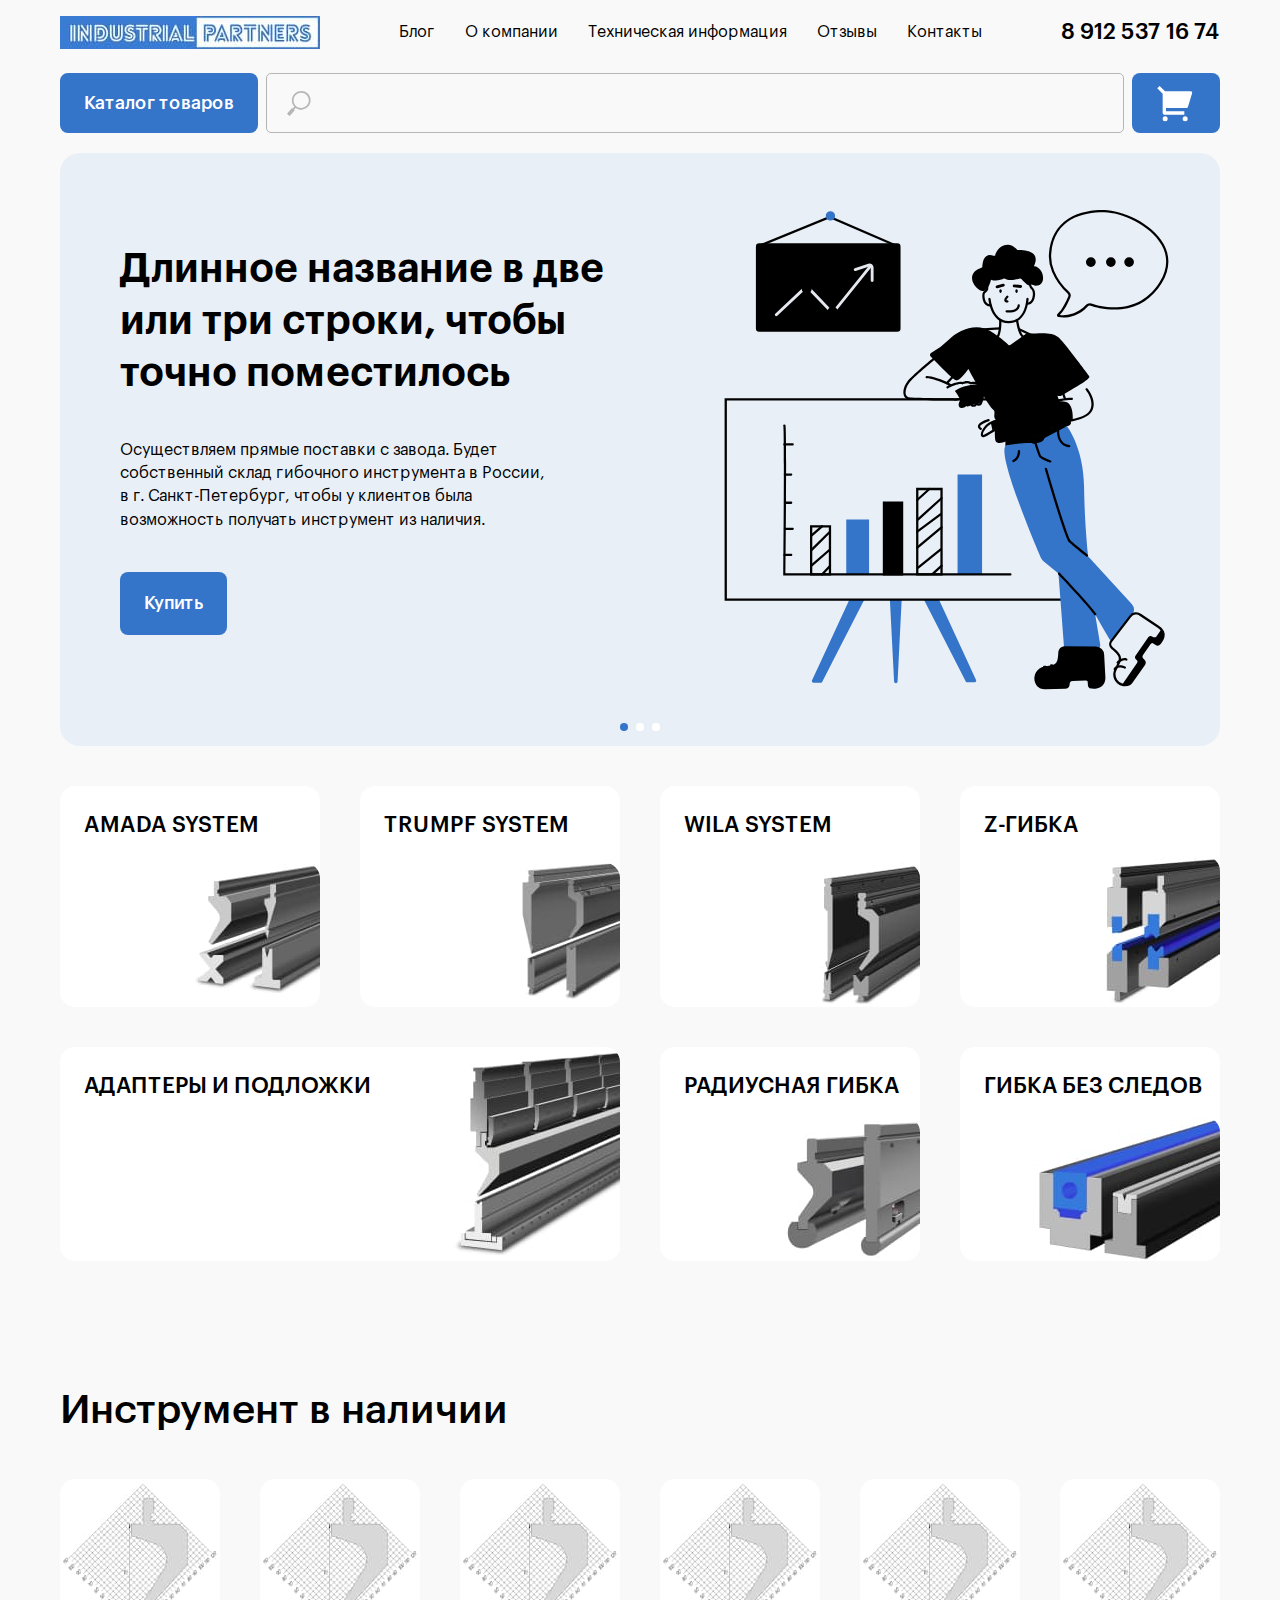
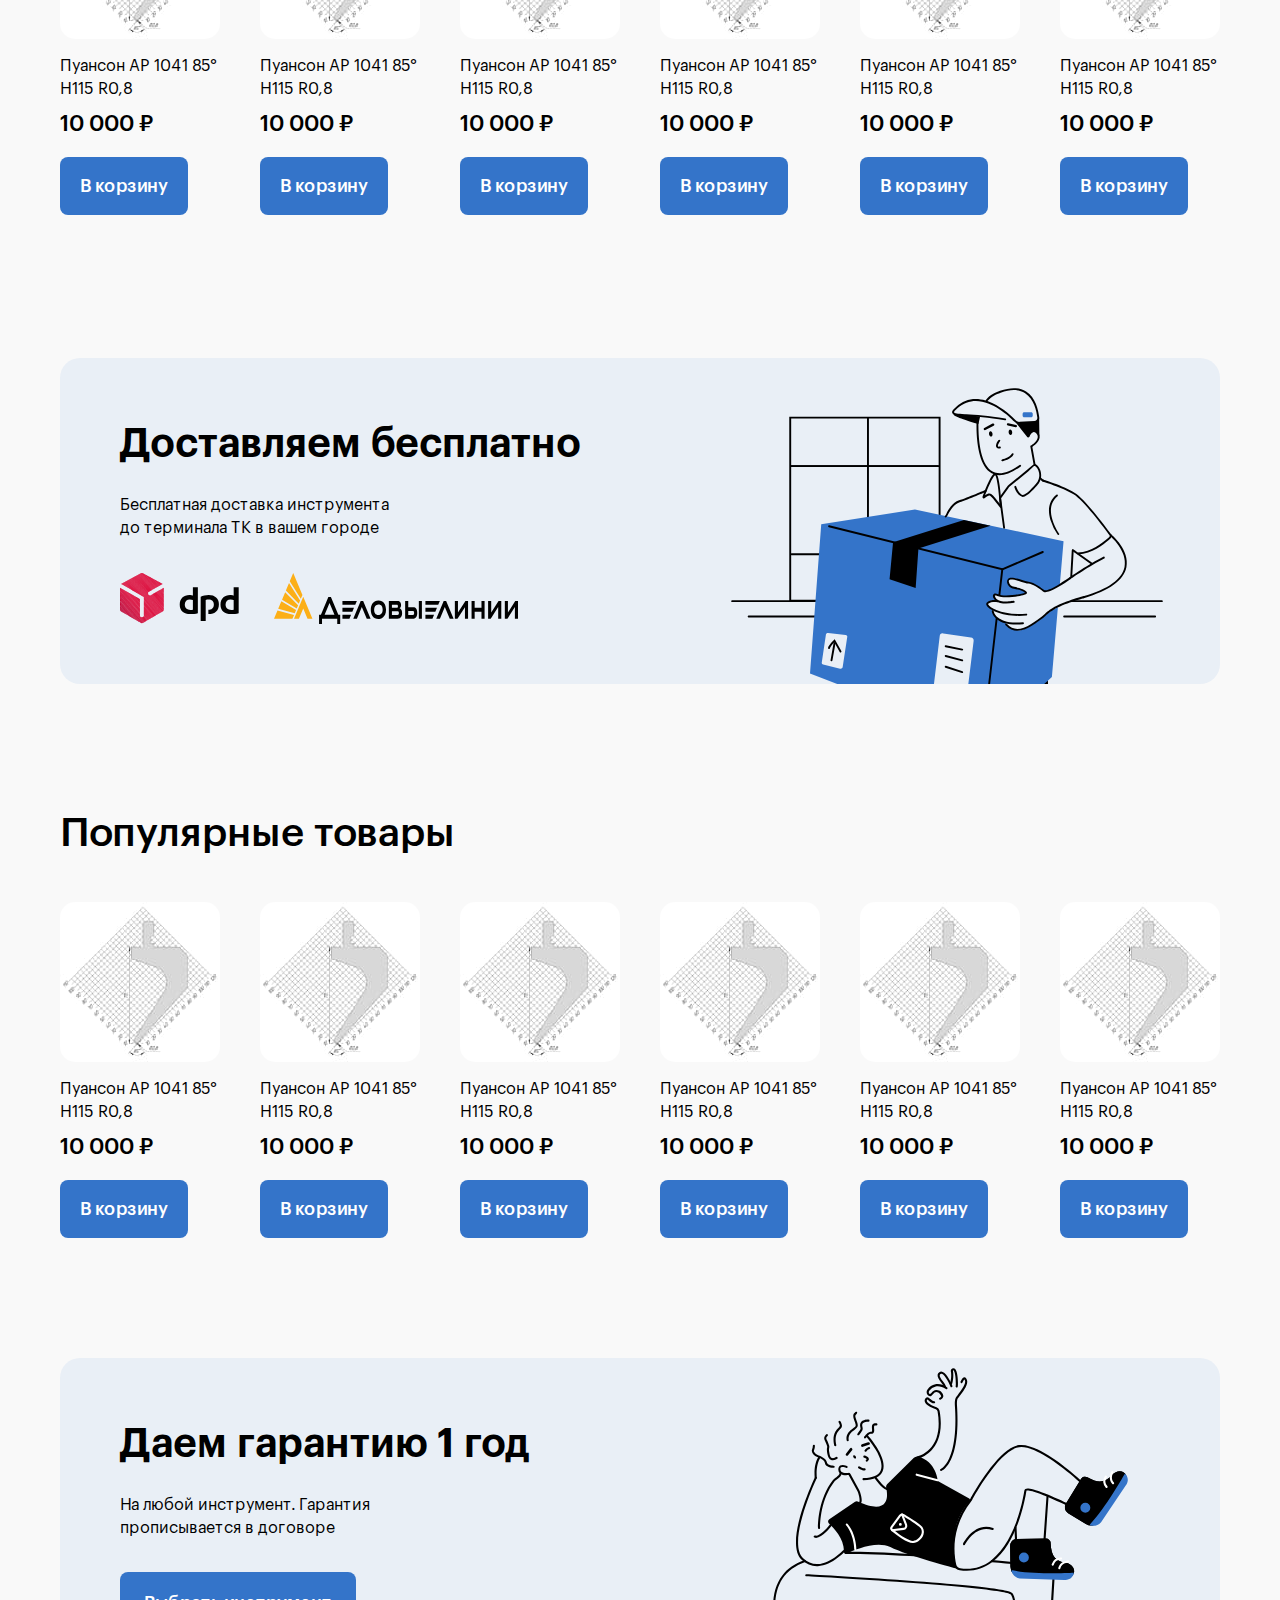
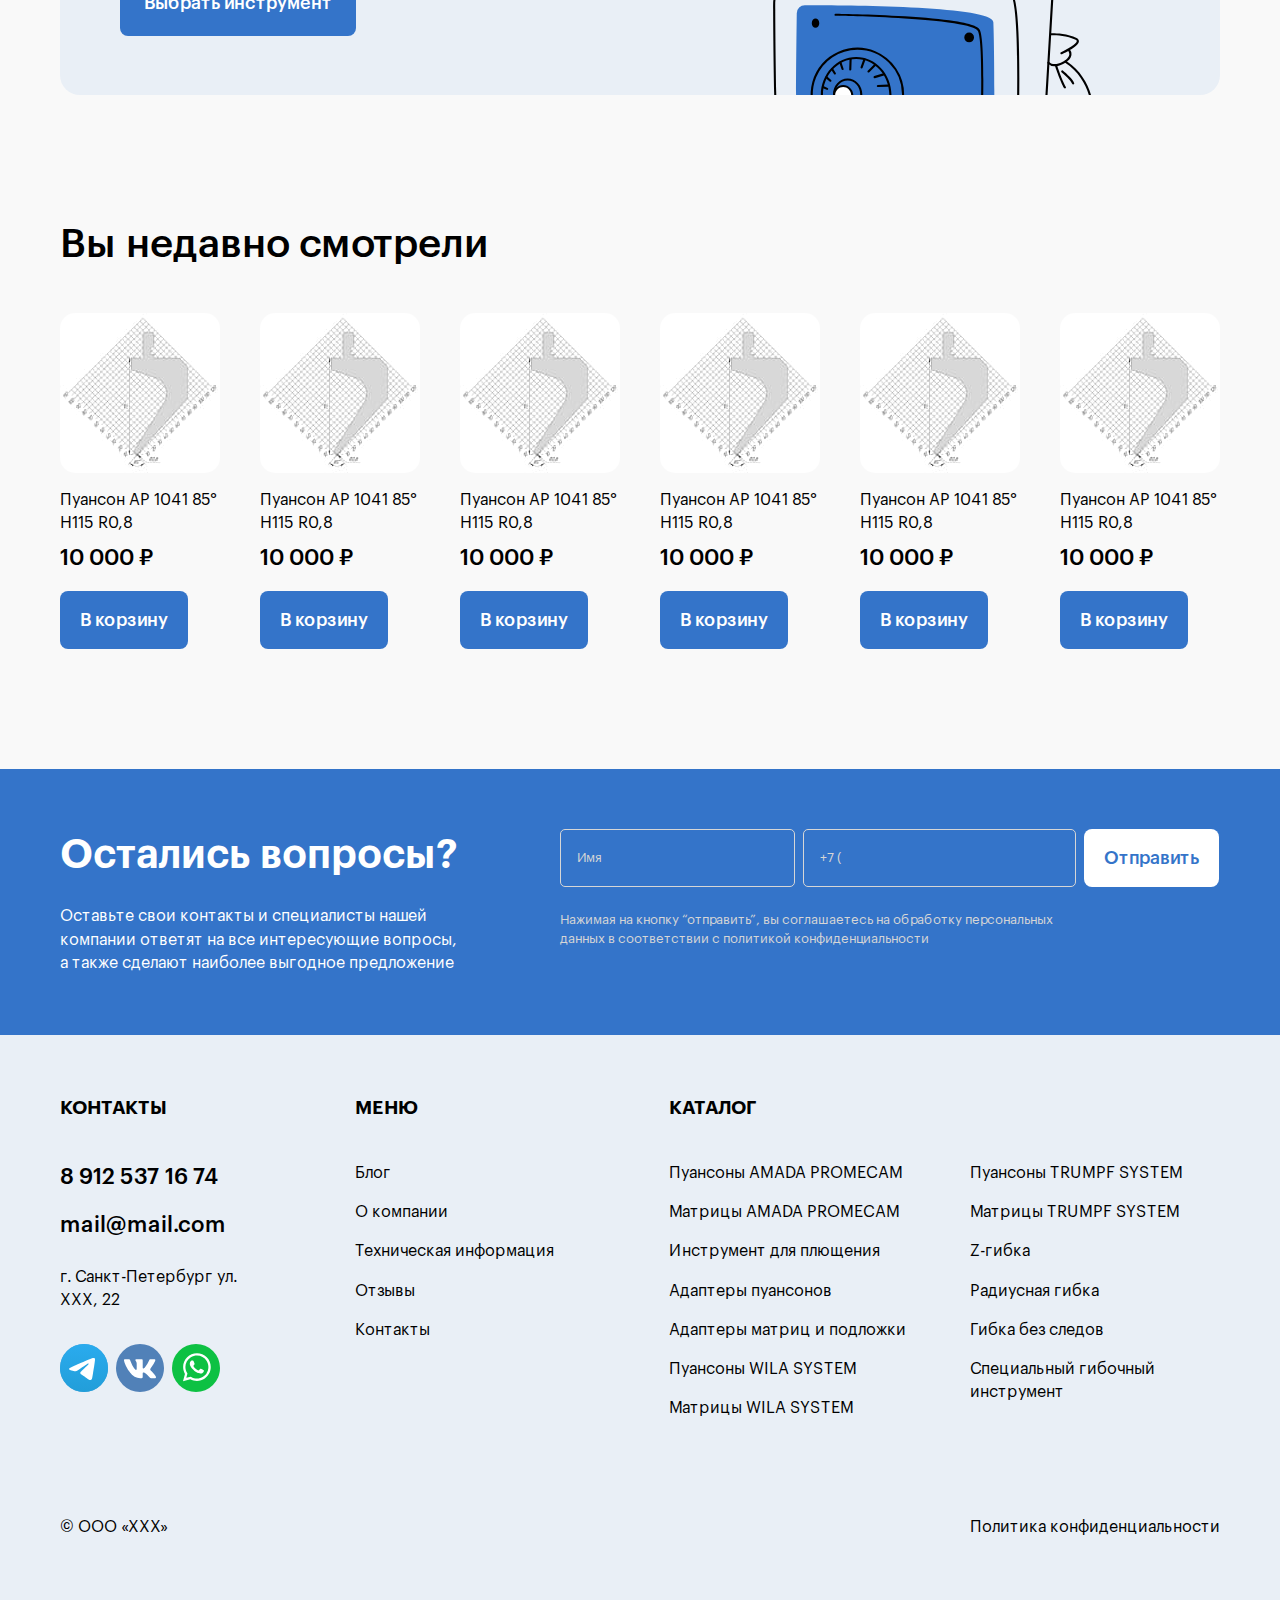
<file: index.html>
<!DOCTYPE html>
<html lang="en">
<head>
  <meta charset="UTF-8">
  <meta name="viewport" content="width=device-width, initial-scale=1.0">
  <title>Главная</title>
  <link rel="stylesheet" href="css/style.min.css">
</head>
<body>
  <div class="wrapper">
    <header class="header">
      <div class="container">
        <nav class="nav">
          <a class="logo" href="index.html">
            <img class="logo__img" src="images/logo.jpg" alt="">
          </a>
          <ul class="nav__list">
            <li class="nav__list-item">
              <a class="nav__list-link" href="blog.html">Блог</a>
            </li>
            <li class="nav__list-item">
              <a class="nav__list-link" href="about.html">О компании</a>
            </li>
            <li class="nav__list-item">
              <a class="nav__list-link" href="tech-info.html">Техническая информация</a>
            </li>
            <li class="nav__list-item">
              <a class="nav__list-link" href="#">Отзывы</a>
            </li>
            <li class="nav__list-item">
              <a class="nav__list-link" href="#">Контакты</a>
            </li>
          </ul>
          <a class="phone header__phone" href="tel:+79125371674">8 912 537 16 74</a>
          <button class="sandwich-btn">
            <span></span>
            <span></span>
            <span></span>
            <span></span>
          </button>
        </nav>
        <div class="search">
          <button class="btn catalog-btn">Каталог товаров</button>
          <ul class="catalog__list">
            <li class="catalog__item">
              <a class="catalog__link" href="#">Пуансоны AMADA PROMECAM</a>
            </li>
            <li class="catalog__item">
              <a class="catalog__link" href="#">Матрицы AMADA PROMECAM</a>
            </li>
            <li class="catalog__item">
              <a class="catalog__link" href="#">Инструмент для плющения</a>
            </li>
            <li class="catalog__item">
              <a class="catalog__link" href="#">Адаптеры пуансонов</a>
            </li>
            <li class="catalog__item">
              <a class="catalog__link" href="#">Адаптеры матриц и подложки</a>
            </li>
            <li class="catalog__item">
              <a class="catalog__link" href="#">Пуансоны WILA SYSTEM</a>
            </li>
            <li class="catalog__item">
              <a class="catalog__link" href="#">Матрицы WILA SYSTEM</a>
            </li>
            <li class="catalog__item">
              <a class="catalog__link" href="#">Пуансоны TRUMPF SYSTEM</a>
            </li>
            <li class="catalog__item">
              <a class="catalog__link" href="#">Матрицы TRUMPF SYSTEM</a>
            </li>
            <li class="catalog__item">
              <a class="catalog__link" href="#">Z-гибка</a>
            </li>
            <li class="catalog__item">
              <a class="catalog__link" href="#">Радиусная гибка</a>
            </li>
            <li class="catalog__item">
              <a class="catalog__link" href="#">Гибка без следов</a>
            </li>
            <li class="catalog__item">
              <a class="catalog__link" href="#">Специальный гибочный инструмент</a>
            </li>
          </ul>
          <div class="search__field">
            <input class="search__input" type="text">
            <button class="search__btn">
              <img class="search__btn-img" src="images/search.svg" alt="">
            </button>
          </div>
          <a class="btn cart-btn" href="#">
            <img src="images/cart.svg" alt="">
          </a>
        </div>
      </div>
    </header>
    <main class="main">
      <div class="swiper main-slider">
        <div class="swiper-wrapper">
          <div class="swiper-slide main-slider__item">
            <div class="container">
              <div class="banner__inner main-slider__inner">
                <div class="main-slider__info">
                  <h3 class="banner__title main-slider__title">Длинное название в две или три строки, чтобы точно поместилось</h3>
                  <p class="main-slider__text">
                    Осуществляем прямые поставки с завода. Будет собственный склад гибочного инструмента в России, в г. Санкт-Петербург, чтобы у клиентов была возможность получать инструмент из наличия.
                  </p>
                  <a class="btn banner__btn main-slider__btn" href="#">Купить</a>
                </div>
                <img class="main-slider__img" src="images/first-slider.svg" alt="">
              </div>
            </div>
          </div>
          <div class="swiper-slide main-slider__item">
            <div class="container">
              <div class="banner__inner main-slider__inner">
                <div class="main-slider__info">
                  <h3 class="banner__title main-slider__title">Длинное название в две или три строки, чтобы точно поместилось</h3>
                  <p class="main-slider__text">
                    Осуществляем прямые поставки с завода. Будет собственный склад гибочного инструмента в России, в г. Санкт-Петербург, чтобы у клиентов была возможность получать инструмент из наличия.
                  </p>
                  <a class="btn banner__btn main-slider__btn" href="#">Купить</a>
                </div>
                <img class="main-slider__img" src="images/first-slider.svg" alt="">
              </div>
            </div>
          </div>
          <div class="swiper-slide main-slider__item">
            <div class="container">
              <div class="banner__inner main-slider__inner">
                <div class="main-slider__info">
                  <h3 class="banner__title main-slider__title">Длинное название в две или три строки, чтобы точно поместилось</h3>
                  <p class="main-slider__text">
                    Осуществляем прямые поставки с завода. Будет собственный склад гибочного инструмента в России, в г. Санкт-Петербург, чтобы у клиентов была возможность получать инструмент из наличия.
                  </p>
                  <a class="btn banner__btn main-slider__btn" href="#">Купить</a>
                </div>
                <img class="main-slider__img" src="images/first-slider.svg" alt="">
              </div>
            </div>
          </div>
        </div>
        <div class="swiper-pagination"></div>
      </div>
      <div class="section bends">
        <div class="container">
          <div class="bends__list">
            <a class="bends__item" href="#">
              <h4 class="bends__title">AMADA SYSTEM</h4>
              <img class="bends__img" src="images/bends-1.jpg" alt="">
            </a>
            <a class="bends__item" href="#">
              <h4 class="bends__title">TRUMPF SYSTEM</h4>
              <img class="bends__img" src="images/bends-2.jpg" alt="">
            </a>
            <a class="bends__item" href="#">
              <h4 class="bends__title">WILA SYSTEM</h4>
              <img class="bends__img" src="images/bends-3.jpg" alt="">
            </a>
            <a class="bends__item" href="#">
              <h4 class="bends__title">Z-ГИБКА</h4>
              <img class="bends__img" src="images/bends-4.jpg" alt="">
            </a>
            <a class="bends__item bends__item--big" href="#">
              <h4 class="bends__title">АДАПТЕРЫ И ПОДЛОЖКИ</h4>
              <img class="bends__img" src="images/bends-5.jpg" alt="">
            </a>
            <a class="bends__item" href="#">
              <h4 class="bends__title">РАДИУСНАЯ ГИБКА</h4>
              <img class="bends__img" src="images/bends-6.jpg" alt="">
            </a>
            <a class="bends__item" href="#">
              <h4 class="bends__title">ГИБКА БЕЗ СЛЕДОВ</h4>
              <img class="bends__img" src="images/bends-7.jpg" alt="">
            </a>
            
          </div>
        </div>
      </div>
      <div class="section available goods">
        <div class="container">
          <h4 class="goods__title">Инструмент в наличии</h4>
          <div class="goods__list">
            <div class="goods__item">
              <img class="goods__item-img" src="images/goods-1.jpg" alt="">
              <p class="goods__item-title">Пуансон AP 1041 85° H115 R0,8 </p>
              <p class="goods__item-price">10 000 ₽</p>
              <a class="btn buy-btn" href="card.html">В корзину</a>
            </div>
            <div class="goods__item">
              <img class="goods__item-img" src="images/goods-1.jpg" alt="">
              <p class="goods__item-title">Пуансон AP 1041 85° H115 R0,8 </p>
              <p class="goods__item-price">10 000 ₽</p>
              <a class="btn buy-btn" href="card.html">В корзину</a>
            </div>
            <div class="goods__item">
              <img class="goods__item-img" src="images/goods-1.jpg" alt="">
              <p class="goods__item-title">Пуансон AP 1041 85° H115 R0,8 </p>
              <p class="goods__item-price">10 000 ₽</p>
              <a class="btn buy-btn" href="card.html">В корзину</a>
            </div>
            <div class="goods__item">
              <img class="goods__item-img" src="images/goods-1.jpg" alt="">
              <p class="goods__item-title">Пуансон AP 1041 85° H115 R0,8 </p>
              <p class="goods__item-price">10 000 ₽</p>
              <a class="btn buy-btn" href="card.html">В корзину</a>
            </div>
            <div class="goods__item">
              <img class="goods__item-img" src="images/goods-1.jpg" alt="">
              <p class="goods__item-title">Пуансон AP 1041 85° H115 R0,8 </p>
              <p class="goods__item-price">10 000 ₽</p>
              <a class="btn buy-btn" href="card.html">В корзину</a>
            </div>
            <div class="goods__item">
              <img class="goods__item-img" src="images/goods-1.jpg" alt="">
              <p class="goods__item-title">Пуансон AP 1041 85° H115 R0,8 </p>
              <p class="goods__item-price">10 000 ₽</p>
              <a class="btn buy-btn" href="card.html">В корзину</a>
            </div>
          </div>
        </div>
      </div>
      <div class="section delivery-banner">
        <div class="container">
          <div class="banner__inner delivery-banner__inner">
            <div class="delivery-banner__info">
              <h4 class="banner__title delivery-banner__title">Доставляем бесплатно</h4>
              <p class="delivery-banner__text">
                Бесплатная доставка инструмента до терминала ТК в вашем городе
              </p>
              <div class="delivery-banner__logos">
                <img class="delivery-banner__logos-item" src="images/delivery-logo-1.svg" alt="">
                <img class="delivery-banner__logos-item" src="images/delivery-logo-2.svg" alt="">
              </div>
            </div>
            <img class="delivery-banner__img" src="images/delivery.svg" alt="">
          </div>
        </div>
      </div>
      <div class="section popular goods">
        <div class="container">
          <h4 class="goods__title">Популярные товары</h4>
          <div class="goods__list">
            <div class="goods__item">
              <img class="goods__item-img" src="images/goods-1.jpg" alt="">
              <p class="goods__item-title">Пуансон AP 1041 85° H115 R0,8 </p>
              <p class="goods__item-price">10 000 ₽</p>
              <a class="btn buy-btn" href="card.html">В корзину</a>
            </div>
            <div class="goods__item">
              <img class="goods__item-img" src="images/goods-1.jpg" alt="">
              <p class="goods__item-title">Пуансон AP 1041 85° H115 R0,8 </p>
              <p class="goods__item-price">10 000 ₽</p>
              <a class="btn buy-btn" href="card.html">В корзину</a>
            </div>
            <div class="goods__item">
              <img class="goods__item-img" src="images/goods-1.jpg" alt="">
              <p class="goods__item-title">Пуансон AP 1041 85° H115 R0,8 </p>
              <p class="goods__item-price">10 000 ₽</p>
              <a class="btn buy-btn" href="card.html">В корзину</a>
            </div>
            <div class="goods__item">
              <img class="goods__item-img" src="images/goods-1.jpg" alt="">
              <p class="goods__item-title">Пуансон AP 1041 85° H115 R0,8 </p>
              <p class="goods__item-price">10 000 ₽</p>
              <a class="btn buy-btn" href="card.html">В корзину</a>
            </div>
            <div class="goods__item">
              <img class="goods__item-img" src="images/goods-1.jpg" alt="">
              <p class="goods__item-title">Пуансон AP 1041 85° H115 R0,8 </p>
              <p class="goods__item-price">10 000 ₽</p>
              <a class="btn buy-btn" href="card.html">В корзину</a>
            </div>
            <div class="goods__item">
              <img class="goods__item-img" src="images/goods-1.jpg" alt="">
              <p class="goods__item-title">Пуансон AP 1041 85° H115 R0,8 </p>
              <p class="goods__item-price">10 000 ₽</p>
              <a class="btn buy-btn" href="card.html">В корзину</a>
            </div>
          </div>
        </div>
      </div>
      <div class="section guaranty-banner">
        <div class="container">
          <div class="banner__inner guaranty-banner__inner">
            <div class="guaranty-banner__info">
              <h4 class="banner__title guaranty-banner__title">Даем гарантию 1 год</h4>
              <p class="guaranty-banner__text">
                На любой инструмент. Гарантия прописывается в договоре
              </p>
              <a class="btn banner__btn guaranty-banner__btn" href="#">Выбрать инструмент</a>
            </div>
            <img class="guaranty-banner__img" src="images/guaranty.svg" alt="">
          </div>
        </div>
      </div>
      <div class="section recently goods">
        <div class="container">
          <h4 class="goods__title">Вы недавно смотрели</h4>
          <div class="goods__list">
            <div class="goods__item">
              <img class="goods__item-img" src="images/goods-1.jpg" alt="">
              <p class="goods__item-title">Пуансон AP 1041 85° H115 R0,8 </p>
              <p class="goods__item-price">10 000 ₽</p>
              <a class="btn buy-btn" href="card.html">В корзину</a>
            </div>
            <div class="goods__item">
              <img class="goods__item-img" src="images/goods-1.jpg" alt="">
              <p class="goods__item-title">Пуансон AP 1041 85° H115 R0,8 </p>
              <p class="goods__item-price">10 000 ₽</p>
              <a class="btn buy-btn" href="card.html">В корзину</a>
            </div>
            <div class="goods__item">
              <img class="goods__item-img" src="images/goods-1.jpg" alt="">
              <p class="goods__item-title">Пуансон AP 1041 85° H115 R0,8 </p>
              <p class="goods__item-price">10 000 ₽</p>
              <a class="btn buy-btn" href="card.html">В корзину</a>
            </div>
            <div class="goods__item">
              <img class="goods__item-img" src="images/goods-1.jpg" alt="">
              <p class="goods__item-title">Пуансон AP 1041 85° H115 R0,8 </p>
              <p class="goods__item-price">10 000 ₽</p>
              <a class="btn buy-btn" href="card.html">В корзину</a>
            </div>
            <div class="goods__item">
              <img class="goods__item-img" src="images/goods-1.jpg" alt="">
              <p class="goods__item-title">Пуансон AP 1041 85° H115 R0,8 </p>
              <p class="goods__item-price">10 000 ₽</p>
              <a class="btn buy-btn" href="card.html">В корзину</a>
            </div>
            <div class="goods__item">
              <img class="goods__item-img" src="images/goods-1.jpg" alt="">
              <p class="goods__item-title">Пуансон AP 1041 85° H115 R0,8 </p>
              <p class="goods__item-price">10 000 ₽</p>
              <a class="btn buy-btn" href="card.html">В корзину</a>
            </div>
          </div>
        </div>
      </div>
    </main>
    <footer class="footer">
      <div class="question">
        <div class="container">
          <div class="question__inner">
            <div class="question__info">
              <h4 class="question__title">Остались вопросы?</h4>
              <p class="question__text">
                Оставьте свои контакты и специалисты нашей компании ответят на все интересующие вопросы, а также сделают наиболее выгодное предложение
              </p>
            </div>
            <div class="question__form-wrapper">
              <form class="question__form" action="#">
                <input class="question__form-input question__form-input--name" name="name" type="text" placeholder="Имя" required>
                <input class="question__form-input question__form-input--phone" name="phone" type="tel" placeholder="+7 (" required>
                <button class="btn question__form-button" type="submit">Отправить</button>
              </form>
              <p class="question__warn">
                Нажимая на кнопку “отправить”, вы соглашаетесь на обработку персональных данных в соответствии с политикой конфиденциальности
              </p>
            </div>
          </div>
        </div>
      </div>
      <div class="container">
        <div class="footer__inner">
          <div class="footer__contacts">
            <h3 class="footer__contacts-title">КОНТАКТЫ</h3>
            <a class="phone footer__phone" href="tel:+79125371674">8 912 537 16 74</a>
            <a class="email footer__email" href="mailto:mail@mail.com">mail@mail.com</a>
            <p class="adress">г. Санкт-Петербург ул. ХХХ, 22</p>
            <div class="social">
              <a class="social__item" href="#">
                <img class="social__item-img" src="images/telegram.svg" alt="">
              </a>
              <a class="social__item" href="#">
                <img class="social__item-img" src="images/vk.svg" alt="">
              </a>
              <a class="social__item" href="#">
                <img class="social__item-img" src="images/whatsapp.svg" alt="">
              </a>
            </div>
          </div>
          <div class="footer__menu">
            <h3 class="footer__menu-title">МЕНЮ</h3>
            <ul class="footer__menu-list">
              <li class="footer__menu-item">
                <a class="footer__menu-link" href="blog.html">Блог</a>
              </li>
              <li class="footer__menu-item">
                <a class="footer__menu-link" href="about.html">О компании</a>
              </li>
              <li class="footer__menu-item">
                <a class="footer__menu-link" href="tech-info.html">Техническая информация</a>
              </li>
              <li class="footer__menu-item">
                <a class="footer__menu-link" href="#">Отзывы</a>
              </li>
              <li class="footer__menu-item">
                <a class="footer__menu-link" href="#">Контакты</a>
              </li>
            </ul>
          </div>
          <div class="footer__catalog">
            <h3 class="footer__catalog-title">КАТАЛОГ</h3>
            <div class="footer__catalog-list">
              <ul class="footer__catalog-column">
                <li class="footer__catalog-item">
                  <a class="footer__catalog-link" href="#">Пуансоны AMADA PROMECAM</a>
                </li>
                <li class="footer__catalog-item">
                  <a class="footer__catalog-link" href="#">Матрицы AMADA PROMECAM</a>
                </li>
                <li class="footer__catalog-item">
                  <a class="footer__catalog-link" href="#">Инструмент для плющения</a>
                </li>
                <li class="footer__catalog-item">
                  <a class="footer__catalog-link" href="#">Адаптеры пуансонов</a>
                </li>
                <li class="footer__catalog-item">
                  <a class="footer__catalog-link" href="#">Адаптеры матриц и подложки</a>
                </li>
                <li class="footer__catalog-item">
                  <a class="footer__catalog-link" href="#">Пуансоны WILA SYSTEM</a>
                </li>
                <li class="footer__catalog-item">
                  <a class="footer__catalog-link" href="#">Матрицы WILA SYSTEM</a>
                </li>
              </ul>
              <ul class="footer__catalog-column">
                <li class="footer__catalog-item">
                  <a class="footer__catalog-link" href="#">Пуансоны TRUMPF SYSTEM</a>
                </li>
                <li class="footer__catalog-item">
                  <a class="footer__catalog-link" href="#">Матрицы TRUMPF SYSTEM</a>
                </li>
                <li class="footer__catalog-item">
                  <a class="footer__catalog-link" href="#">Z-гибка</a>
                </li>
                <li class="footer__catalog-item">
                  <a class="footer__catalog-link" href="#">Радиусная гибка</a>
                </li>
                <li class="footer__catalog-item">
                  <a class="footer__catalog-link" href="#">Гибка без следов</a>
                </li>
                <li class="footer__catalog-item">
                  <a class="footer__catalog-link" href="#">Специальный гибочный инструмент</a>
                </li>
              </ul>
            </div>
          </div>
        </div>
        <div class="footer__bottom">
          <p class="company-name">© ООО «ХХХ»</p>
          <a href="" class="privacy">Политика конфиденциальности</a>
        </div>
      </div>
    </footer>
  </div>


  <script src="js/main.min.js"></script>
</body>
</html>
</file>
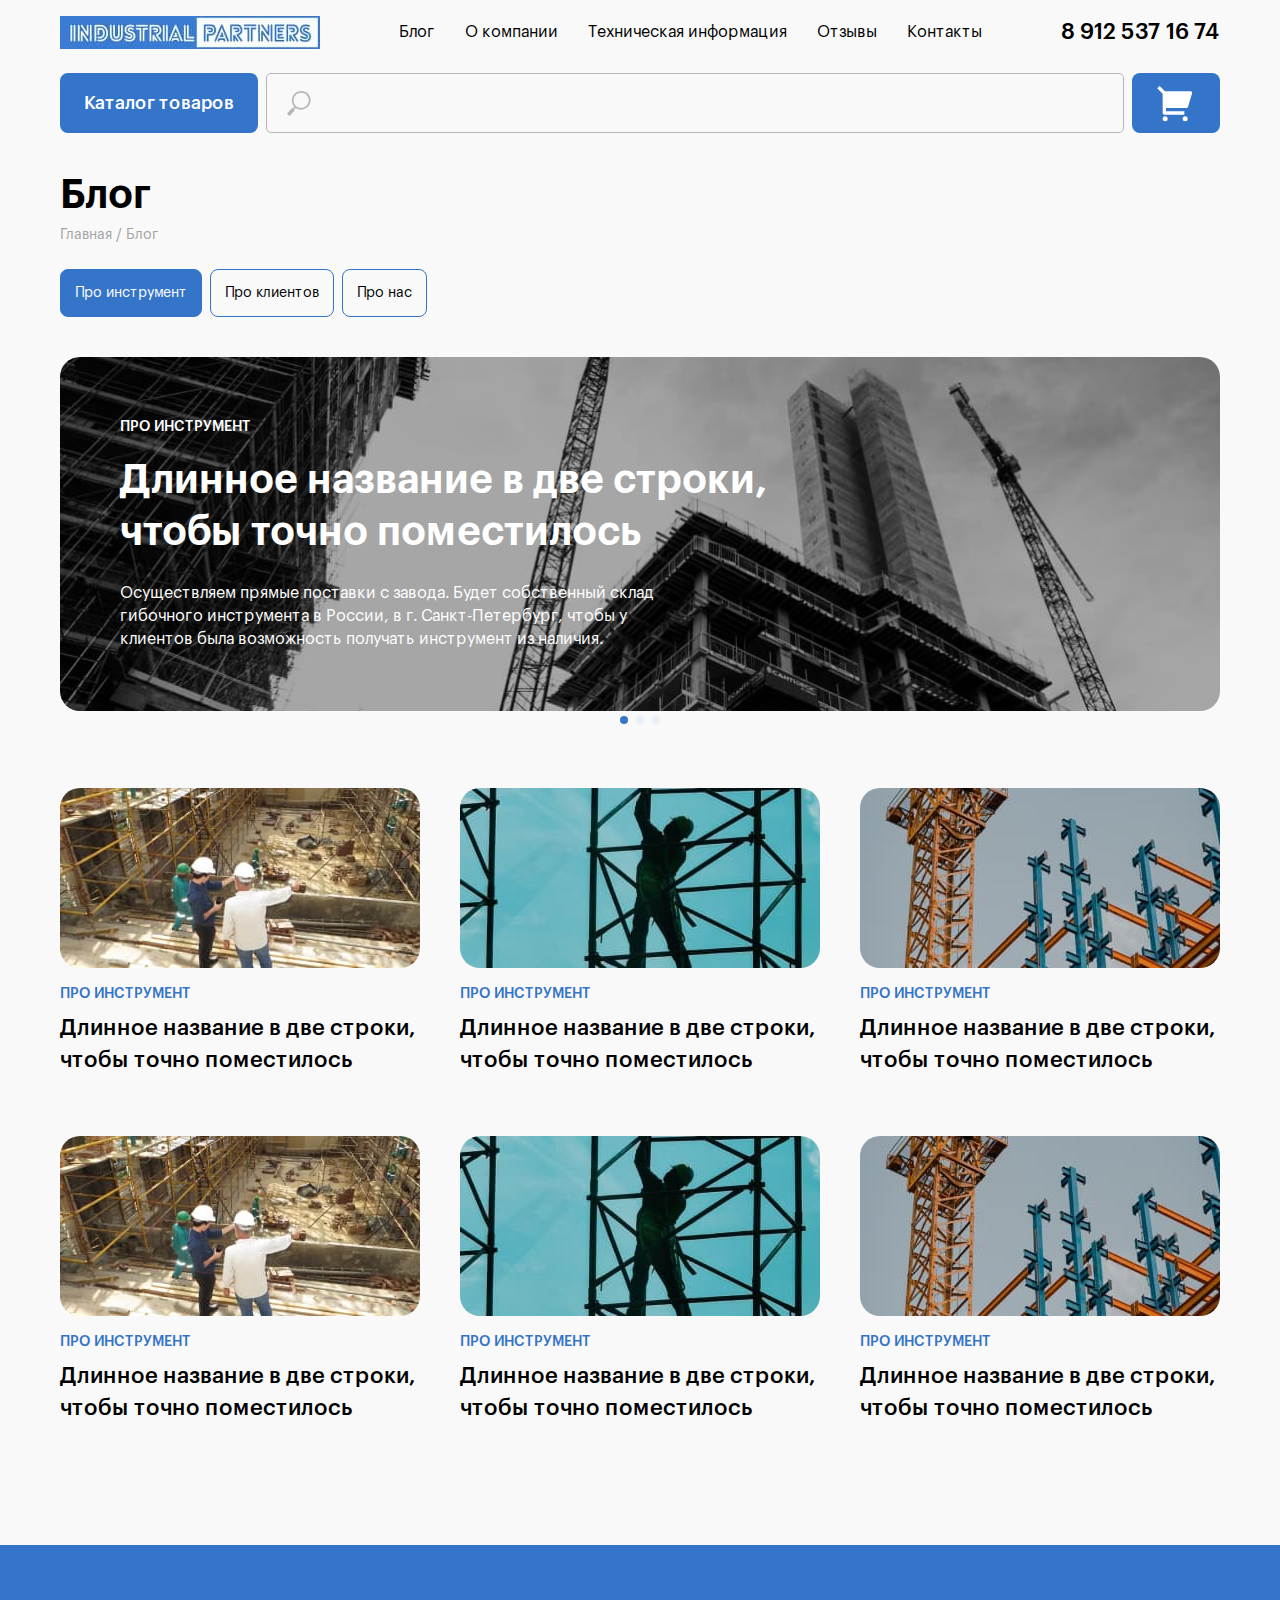
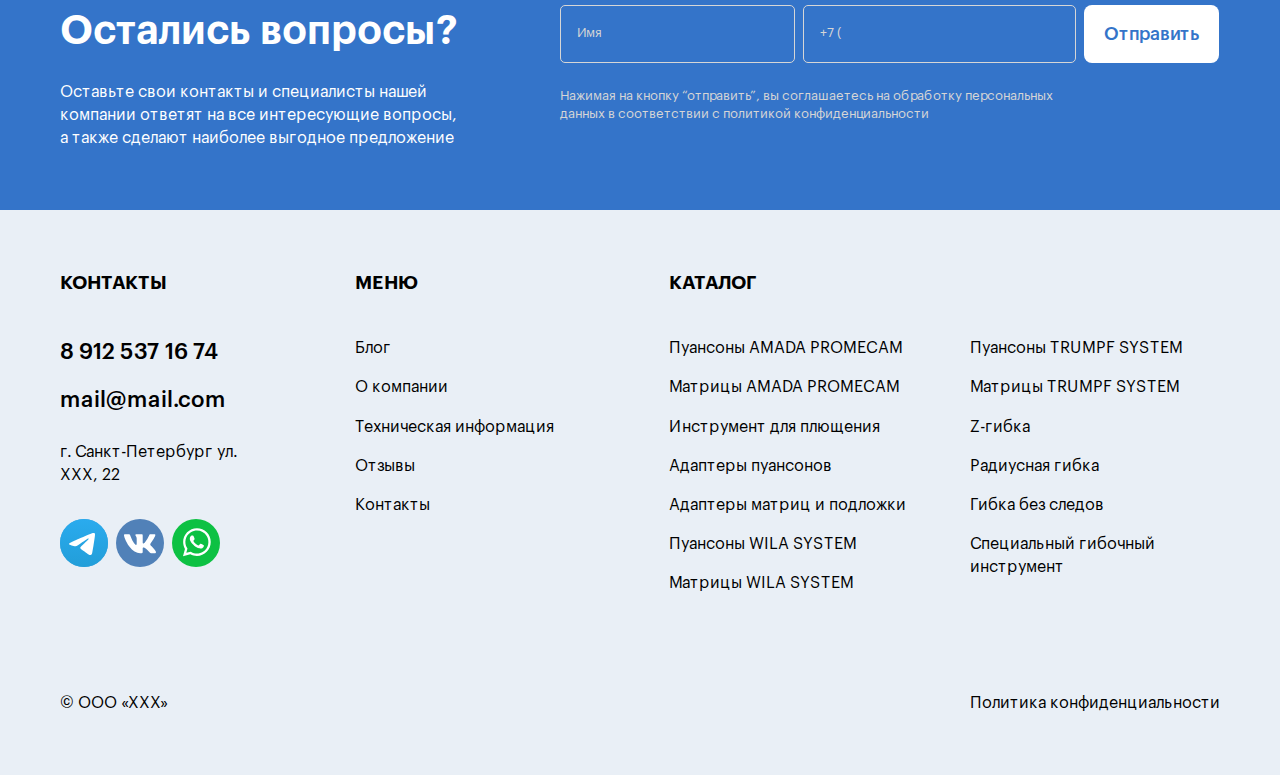
<file: blog.html>
<!DOCTYPE html>
<html lang="en">
<head>
  <meta charset="UTF-8">
  <meta name="viewport" content="width=device-width, initial-scale=1.0">
  <title>Блог</title>
  <link rel="stylesheet" href="css/style.min.css">
</head>
<body>
  <div class="wrapper">
    <header class="header">
      <div class="container">
        <nav class="nav">
          <a class="logo" href="index.html">
            <img class="logo__img" src="images/logo.jpg" alt="">
          </a>
          <ul class="nav__list">
            <li class="nav__list-item">
              <a class="nav__list-link" href="blog.html">Блог</a>
            </li>
            <li class="nav__list-item">
              <a class="nav__list-link" href="about.html">О компании</a>
            </li>
            <li class="nav__list-item">
              <a class="nav__list-link" href="tech-info.html">Техническая информация</a>
            </li>
            <li class="nav__list-item">
              <a class="nav__list-link" href="#">Отзывы</a>
            </li>
            <li class="nav__list-item">
              <a class="nav__list-link" href="#">Контакты</a>
            </li>
          </ul>
          <a class="phone header__phone" href="tel:+79125371674">8 912 537 16 74</a>
          <button class="sandwich-btn">
            <span></span>
            <span></span>
            <span></span>
            <span></span>
          </button>
        </nav>
        <div class="search">
          <button class="btn catalog-btn">Каталог товаров</button>
          <ul class="catalog__list">
            <li class="catalog__item">
              <a class="catalog__link" href="#">Пуансоны AMADA PROMECAM</a>
            </li>
            <li class="catalog__item">
              <a class="catalog__link" href="#">Матрицы AMADA PROMECAM</a>
            </li>
            <li class="catalog__item">
              <a class="catalog__link" href="#">Инструмент для плющения</a>
            </li>
            <li class="catalog__item">
              <a class="catalog__link" href="#">Адаптеры пуансонов</a>
            </li>
            <li class="catalog__item">
              <a class="catalog__link" href="#">Адаптеры матриц и подложки</a>
            </li>
            <li class="catalog__item">
              <a class="catalog__link" href="#">Пуансоны WILA SYSTEM</a>
            </li>
            <li class="catalog__item">
              <a class="catalog__link" href="#">Матрицы WILA SYSTEM</a>
            </li>
            <li class="catalog__item">
              <a class="catalog__link" href="#">Пуансоны TRUMPF SYSTEM</a>
            </li>
            <li class="catalog__item">
              <a class="catalog__link" href="#">Матрицы TRUMPF SYSTEM</a>
            </li>
            <li class="catalog__item">
              <a class="catalog__link" href="#">Z-гибка</a>
            </li>
            <li class="catalog__item">
              <a class="catalog__link" href="#">Радиусная гибка</a>
            </li>
            <li class="catalog__item">
              <a class="catalog__link" href="#">Гибка без следов</a>
            </li>
            <li class="catalog__item">
              <a class="catalog__link" href="#">Специальный гибочный инструмент</a>
            </li>
          </ul>
          <div class="search__field">
            <input class="search__input" type="text">
            <button class="search__btn">
              <img class="search__btn-img" src="images/search.svg" alt="">
            </button>
          </div>
          <a class="btn cart-btn" href="#">
            <img src="images/cart.svg" alt="">
          </a>
        </div>
      </div>
    </header>
    <main class="main">
      <div class="blog">
        <div class="container">
          <h2 class="page__title blog__title">Блог</h2>
          <div class="breadcrumps">
            <a href="index.html">Главная</a>
            <span> / </span>
            <a href="blog.html">Блог</a>
          </div>
          <div class="tag__list blog__btns-list">
            <button class="tag__item blog__btns-item blog__btns-item--active" data-button="content-1">Про инструмент</button>
            <button class="tag__item blog__btns-item" data-button="content-2">Про клиентов</button>
            <button class="tag__item blog__btns-item" data-button="content-3">Про нас</button>
          </div>
          <div class="blog__pages-list">
            <div class="blog__pages-item blog__pages-item--active" id="content-1">
              <div class="swiper blog__slider">
                <div class="swiper-wrapper">
                  <a class="swiper-slide blog__slider-item" href="#">
                    <p class="blog__slider-tag">ПРО ИНСТРУМЕНТ</p>
                    <h3 class="blog__slider-title">Длинное название в две строки, чтобы точно поместилось</h3>
                    <p class="blog__slider-text">
                      Осуществляем прямые поставки с завода. Будет собственный склад гибочного инструмента в России, в г. Санкт-Петербург, чтобы у клиентов была возможность получать инструмент из наличия.
                    </p>
                  </a>
                  <a class="swiper-slide blog__slider-item" href="#">
                    <p class="blog__slider-tag">ПРО ИНСТРУМЕНТ</p>
                    <h3 class="blog__slider-title">Длинное название в две строки, чтобы точно поместилось</h3>
                    <p class="blog__slider-text">
                      Осуществляем прямые поставки с завода. Будет собственный склад гибочного инструмента в России, в г. Санкт-Петербург, чтобы у клиентов была возможность получать инструмент из наличия.
                    </p>
                  </a>
                  <a class="swiper-slide blog__slider-item" href="#">
                    <p class="blog__slider-tag">ПРО ИНСТРУМЕНТ</p>
                    <h3 class="blog__slider-title">Длинное название в две строки, чтобы точно поместилось</h3>
                    <p class="blog__slider-text">
                      Осуществляем прямые поставки с завода. Будет собственный склад гибочного инструмента в России, в г. Санкт-Петербург, чтобы у клиентов была возможность получать инструмент из наличия.
                    </p>
                  </a>
                </div>
                <div class="swiper-pagination blog__slider-pagination"></div>
              </div>
              <div class="section blog__articles-list">
                <a class="blog__articles-item" href="#">
                  <img class="blog__articles-img" src="images/article-1.jpg" alt="">
                  <p class="blog__articles-tag">ПРО ИНСТРУМЕНТ</p>
                  <p class="blog__articles-title">Длинное название в две строки, чтобы точно поместилось</p>
                </a>
                <a class="blog__articles-item" href="#">
                  <img class="blog__articles-img" src="images/article-2.jpg" alt="">
                  <p class="blog__articles-tag">ПРО ИНСТРУМЕНТ</p>
                  <p class="blog__articles-title">Длинное название в две строки, чтобы точно поместилось</p>
                </a>
                <a class="blog__articles-item" href="#">
                  <img class="blog__articles-img" src="images/article-3.jpg" alt="">
                  <p class="blog__articles-tag">ПРО ИНСТРУМЕНТ</p>
                  <p class="blog__articles-title">Длинное название в две строки, чтобы точно поместилось</p>
                </a>
                <a class="blog__articles-item" href="#">
                  <img class="blog__articles-img" src="images/article-1.jpg" alt="">
                  <p class="blog__articles-tag">ПРО ИНСТРУМЕНТ</p>
                  <p class="blog__articles-title">Длинное название в две строки, чтобы точно поместилось</p>
                </a>
                <a class="blog__articles-item" href="#">
                  <img class="blog__articles-img" src="images/article-2.jpg" alt="">
                  <p class="blog__articles-tag">ПРО ИНСТРУМЕНТ</p>
                  <p class="blog__articles-title">Длинное название в две строки, чтобы точно поместилось</p>
                </a>
                <a class="blog__articles-item" href="#">
                  <img class="blog__articles-img" src="images/article-3.jpg" alt="">
                  <p class="blog__articles-tag">ПРО ИНСТРУМЕНТ</p>
                  <p class="blog__articles-title">Длинное название в две строки, чтобы точно поместилось</p>
                </a>
              </div>
            </div>
            <div class="blog__pages-item" id="content-2">
              <div class="swiper blog__slider">
                <div class="swiper-wrapper">
                  <a class="swiper-slide blog__slider-item" href="#">
                    <p class="blog__slider-tag">ПРО КЛИЕНТОВ</p>
                    <h3 class="blog__slider-title">Длинное название в две строки, чтобы точно поместилось</h3>
                    <p class="blog__slider-text">
                      Осуществляем прямые поставки с завода. Будет собственный склад гибочного инструмента в России, в г. Санкт-Петербург, чтобы у клиентов была возможность получать инструмент из наличия.
                    </p>
                  </a>
                  <a class="swiper-slide blog__slider-item" href="#">
                    <p class="blog__slider-tag">ПРО КЛИЕНТОВ</p>
                    <h3 class="blog__slider-title">Длинное название в две строки, чтобы точно поместилось</h3>
                    <p class="blog__slider-text">
                      Осуществляем прямые поставки с завода. Будет собственный склад гибочного инструмента в России, в г. Санкт-Петербург, чтобы у клиентов была возможность получать инструмент из наличия.
                    </p>
                  </a>
                  <a class="swiper-slide blog__slider-item" href="#">
                    <p class="blog__slider-tag">ПРО КЛИЕНТОВ</p>
                    <h3 class="blog__slider-title">Длинное название в две строки, чтобы точно поместилось</h3>
                    <p class="blog__slider-text">
                      Осуществляем прямые поставки с завода. Будет собственный склад гибочного инструмента в России, в г. Санкт-Петербург, чтобы у клиентов была возможность получать инструмент из наличия.
                    </p>
                  </a>
                </div>
                <div class="swiper-pagination blog__slider-pagination"></div>
              </div>
              <div class="blog__articles-list">
                <a class="blog__articles-item" href="#">
                  <img class="blog__articles-img" src="images/article-1.jpg" alt="">
                  <p class="blog__articles-tag">ПРО КЛИЕНТОВ</p>
                  <p class="blog__articles-title">Длинное название в две строки, чтобы точно поместилось</p>
                </a>
                <a class="blog__articles-item" href="#">
                  <img class="blog__articles-img" src="images/article-2.jpg" alt="">
                  <p class="blog__articles-tag">ПРО КЛИЕНТОВ</p>
                  <p class="blog__articles-title">Длинное название в две строки, чтобы точно поместилось</p>
                </a>
                <a class="blog__articles-item" href="#">
                  <img class="blog__articles-img" src="images/article-3.jpg" alt="">
                  <p class="blog__articles-tag">ПРО КЛИЕНТОВ</p>
                  <p class="blog__articles-title">Длинное название в две строки, чтобы точно поместилось</p>
                </a>
                <a class="blog__articles-item" href="#">
                  <img class="blog__articles-img" src="images/article-1.jpg" alt="">
                  <p class="blog__articles-tag">ПРО КЛИЕНТОВ</p>
                  <p class="blog__articles-title">Длинное название в две строки, чтобы точно поместилось</p>
                </a>
                <a class="blog__articles-item" href="#">
                  <img class="blog__articles-img" src="images/article-2.jpg" alt="">
                  <p class="blog__articles-tag">ПРО КЛИЕНТОВ</p>
                  <p class="blog__articles-title">Длинное название в две строки, чтобы точно поместилось</p>
                </a>
                <a class="blog__articles-item" href="#">
                  <img class="blog__articles-img" src="images/article-3.jpg" alt="">
                  <p class="blog__articles-tag">ПРО КЛИЕНТОВ</p>
                  <p class="blog__articles-title">Длинное название в две строки, чтобы точно поместилось</p>
                </a>
              </div>
            </div>
            <div class="blog__pages-item" id="content-3">
              <div class="swiper blog__slider">
                <div class="swiper-wrapper">
                  <a class="swiper-slide blog__slider-item" href="#">
                    <p class="blog__slider-tag">ПРО НАС</p>
                    <h3 class="blog__slider-title">Длинное название в две строки, чтобы точно поместилось</h3>
                    <p class="blog__slider-text">
                      Осуществляем прямые поставки с завода. Будет собственный склад гибочного инструмента в России, в г. Санкт-Петербург, чтобы у клиентов была возможность получать инструмент из наличия.
                    </p>
                  </a>
                  <a class="swiper-slide blog__slider-item" href="#">
                    <p class="blog__slider-tag">ПРО НАС</p>
                    <h3 class="blog__slider-title">Длинное название в две строки, чтобы точно поместилось</h3>
                    <p class="blog__slider-text">
                      Осуществляем прямые поставки с завода. Будет собственный склад гибочного инструмента в России, в г. Санкт-Петербург, чтобы у клиентов была возможность получать инструмент из наличия.
                    </p>
                  </a>
                  <a class="swiper-slide blog__slider-item" href="#">
                    <p class="blog__slider-tag">ПРО НАС</p>
                    <h3 class="blog__slider-title">Длинное название в две строки, чтобы точно поместилось</h3>
                    <p class="blog__slider-text">
                      Осуществляем прямые поставки с завода. Будет собственный склад гибочного инструмента в России, в г. Санкт-Петербург, чтобы у клиентов была возможность получать инструмент из наличия.
                    </p>
                  </a>
                </div>
                <div class="swiper-pagination blog__slider-pagination"></div>
              </div>
              <div class="blog__articles-list">
                <a class="blog__articles-item" href="#">
                  <img class="blog__articles-img" src="images/article-1.jpg" alt="">
                  <p class="blog__articles-tag">ПРО НАС</p>
                  <p class="blog__articles-title">Длинное название в две строки, чтобы точно поместилось</p>
                </a>
                <a class="blog__articles-item" href="#">
                  <img class="blog__articles-img" src="images/article-2.jpg" alt="">
                  <p class="blog__articles-tag">ПРО НАС</p>
                  <p class="blog__articles-title">Длинное название в две строки, чтобы точно поместилось</p>
                </a>
                <a class="blog__articles-item" href="#">
                  <img class="blog__articles-img" src="images/article-3.jpg" alt="">
                  <p class="blog__articles-tag">ПРО НАС</p>
                  <p class="blog__articles-title">Длинное название в две строки, чтобы точно поместилось</p>
                </a>
                <a class="blog__articles-item" href="#">
                  <img class="blog__articles-img" src="images/article-1.jpg" alt="">
                  <p class="blog__articles-tag">ПРО НАС</p>
                  <p class="blog__articles-title">Длинное название в две строки, чтобы точно поместилось</p>
                </a>
                <a class="blog__articles-item" href="#">
                  <img class="blog__articles-img" src="images/article-2.jpg" alt="">
                  <p class="blog__articles-tag">ПРО НАС</p>
                  <p class="blog__articles-title">Длинное название в две строки, чтобы точно поместилось</p>
                </a>
                <a class="blog__articles-item" href="#">
                  <img class="blog__articles-img" src="images/article-3.jpg" alt="">
                  <p class="blog__articles-tag">ПРО НАС</p>
                  <p class="blog__articles-title">Длинное название в две строки, чтобы точно поместилось</p>
                </a>
              </div>
            </div>
          </div>
        </div>
      </div>
    </main>
    <footer class="footer">
      <div class="question">
        <div class="container">
          <div class="question__inner">
            <div class="question__info">
              <h4 class="question__title">Остались вопросы?</h4>
              <p class="question__text">
                Оставьте свои контакты и специалисты нашей компании ответят на все интересующие вопросы, а также сделают наиболее выгодное предложение
              </p>
            </div>
            <div class="question__form-wrapper">
              <form class="question__form" action="#">
                <input class="question__form-input question__form-input--name" name="name" type="text" placeholder="Имя" required>
                <input class="question__form-input question__form-input--phone" name="phone" type="tel" placeholder="+7 (" required>
                <button class="btn question__form-button" type="submit">Отправить</button>
              </form>
              <p class="question__warn">
                Нажимая на кнопку “отправить”, вы соглашаетесь на обработку персональных данных в соответствии с политикой конфиденциальности
              </p>
            </div>
          </div>
        </div>
      </div>
      <div class="container">
        <div class="footer__inner">
          <div class="footer__contacts">
            <h3 class="footer__contacts-title">КОНТАКТЫ</h3>
            <a class="phone footer__phone" href="tel:+79125371674">8 912 537 16 74</a>
            <a class="email footer__email" href="mailto:mail@mail.com">mail@mail.com</a>
            <p class="adress">г. Санкт-Петербург ул. ХХХ, 22</p>
            <div class="social">
              <a class="social__item" href="#">
                <img class="social__item-img" src="images/telegram.svg" alt="">
              </a>
              <a class="social__item" href="#">
                <img class="social__item-img" src="images/vk.svg" alt="">
              </a>
              <a class="social__item" href="#">
                <img class="social__item-img" src="images/whatsapp.svg" alt="">
              </a>
            </div>
          </div>
          <div class="footer__menu">
            <h3 class="footer__menu-title">МЕНЮ</h3>
            <ul class="footer__menu-list">
              <li class="footer__menu-item">
                <a class="footer__menu-link" href="blog.html">Блог</a>
              </li>
              <li class="footer__menu-item">
                <a class="footer__menu-link" href="about.html">О компании</a>
              </li>
              <li class="footer__menu-item">
                <a class="footer__menu-link" href="tech-info.html">Техническая информация</a>
              </li>
              <li class="footer__menu-item">
                <a class="footer__menu-link" href="#">Отзывы</a>
              </li>
              <li class="footer__menu-item">
                <a class="footer__menu-link" href="#">Контакты</a>
              </li>
            </ul>
          </div>
          <div class="footer__catalog">
            <h3 class="footer__catalog-title">КАТАЛОГ</h3>
            <div class="footer__catalog-list">
              <ul class="footer__catalog-column">
                <li class="footer__catalog-item">
                  <a class="footer__catalog-link" href="#">Пуансоны AMADA PROMECAM</a>
                </li>
                <li class="footer__catalog-item">
                  <a class="footer__catalog-link" href="#">Матрицы AMADA PROMECAM</a>
                </li>
                <li class="footer__catalog-item">
                  <a class="footer__catalog-link" href="#">Инструмент для плющения</a>
                </li>
                <li class="footer__catalog-item">
                  <a class="footer__catalog-link" href="#">Адаптеры пуансонов</a>
                </li>
                <li class="footer__catalog-item">
                  <a class="footer__catalog-link" href="#">Адаптеры матриц и подложки</a>
                </li>
                <li class="footer__catalog-item">
                  <a class="footer__catalog-link" href="#">Пуансоны WILA SYSTEM</a>
                </li>
                <li class="footer__catalog-item">
                  <a class="footer__catalog-link" href="#">Матрицы WILA SYSTEM</a>
                </li>
              </ul>
              <ul class="footer__catalog-column">
                <li class="footer__catalog-item">
                  <a class="footer__catalog-link" href="#">Пуансоны TRUMPF SYSTEM</a>
                </li>
                <li class="footer__catalog-item">
                  <a class="footer__catalog-link" href="#">Матрицы TRUMPF SYSTEM</a>
                </li>
                <li class="footer__catalog-item">
                  <a class="footer__catalog-link" href="#">Z-гибка</a>
                </li>
                <li class="footer__catalog-item">
                  <a class="footer__catalog-link" href="#">Радиусная гибка</a>
                </li>
                <li class="footer__catalog-item">
                  <a class="footer__catalog-link" href="#">Гибка без следов</a>
                </li>
                <li class="footer__catalog-item">
                  <a class="footer__catalog-link" href="#">Специальный гибочный инструмент</a>
                </li>
              </ul>
            </div>
          </div>
        </div>
        <div class="footer__bottom">
          <p class="company-name">© ООО «ХХХ»</p>
          <a href="" class="privacy">Политика конфиденциальности</a>
        </div>
      </div>
    </footer>
  </div>


  <script src="js/main.min.js"></script>
</body>
</html>
</file>
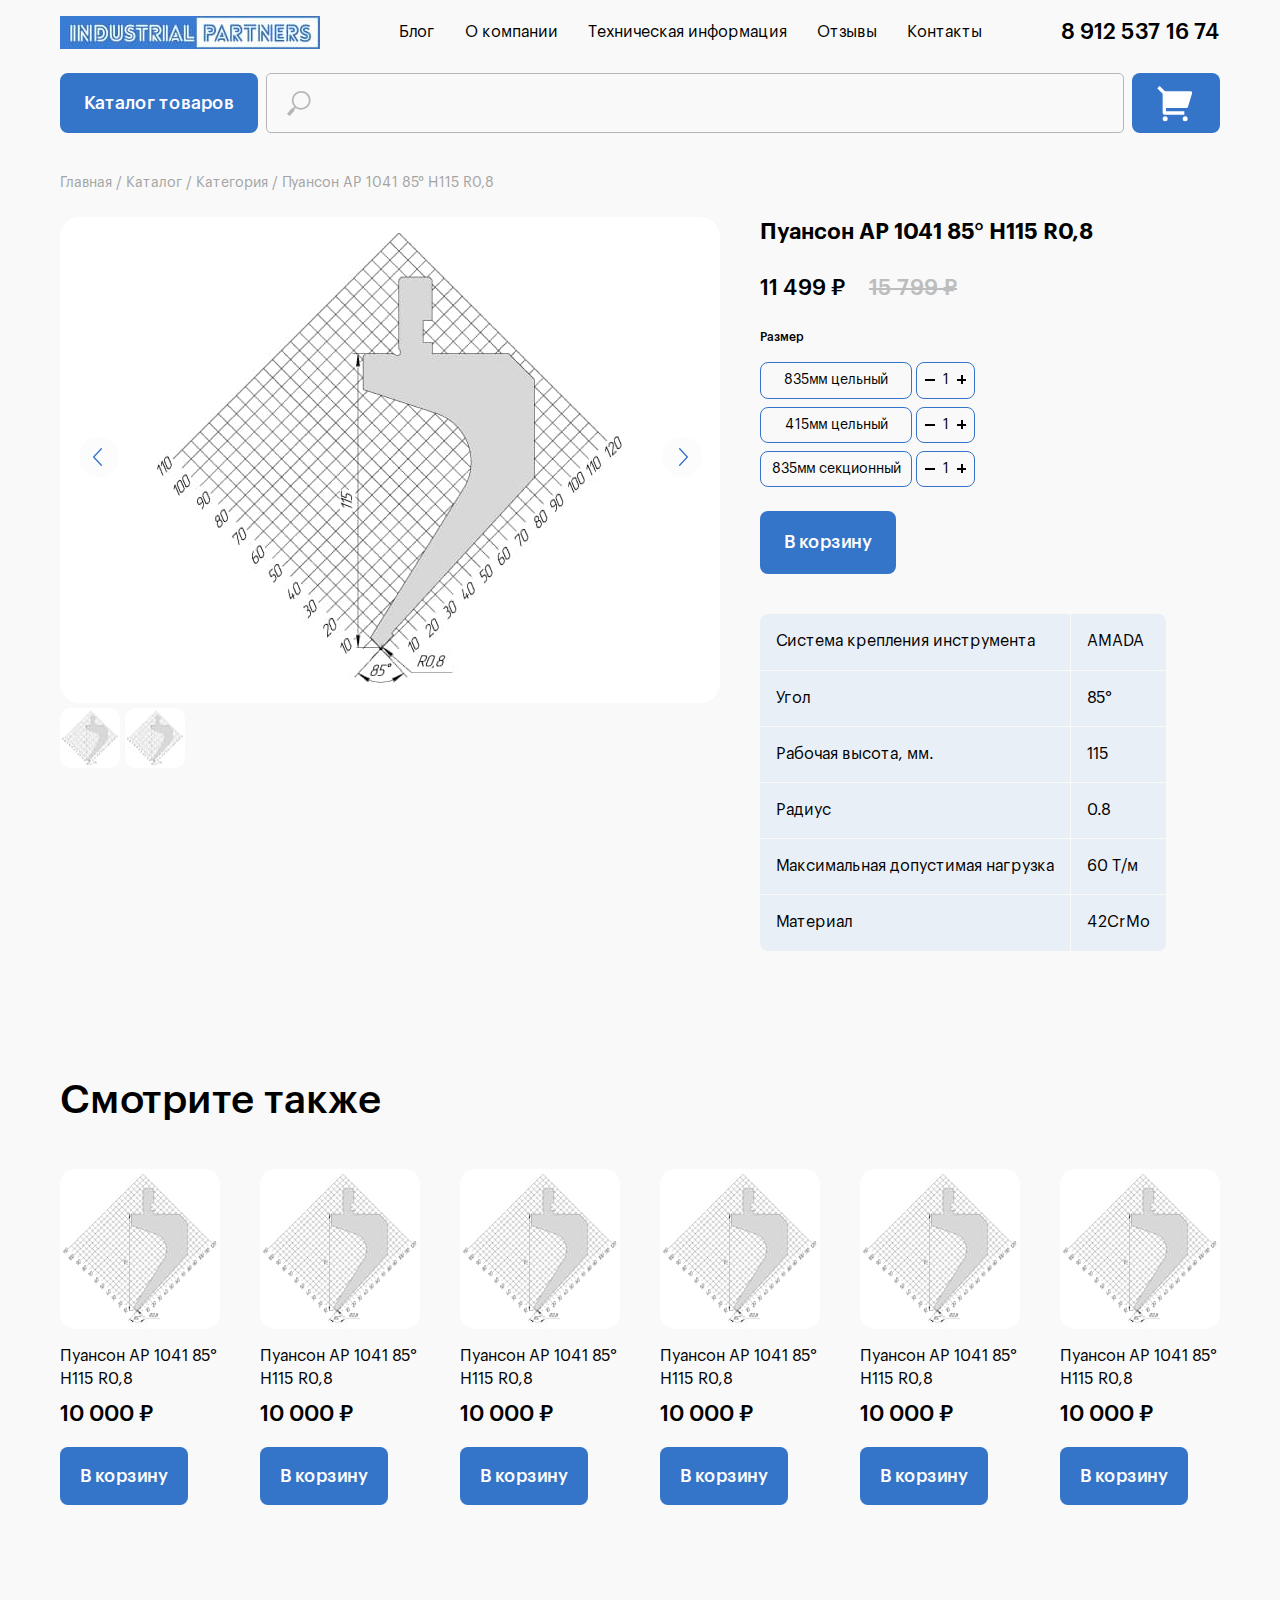
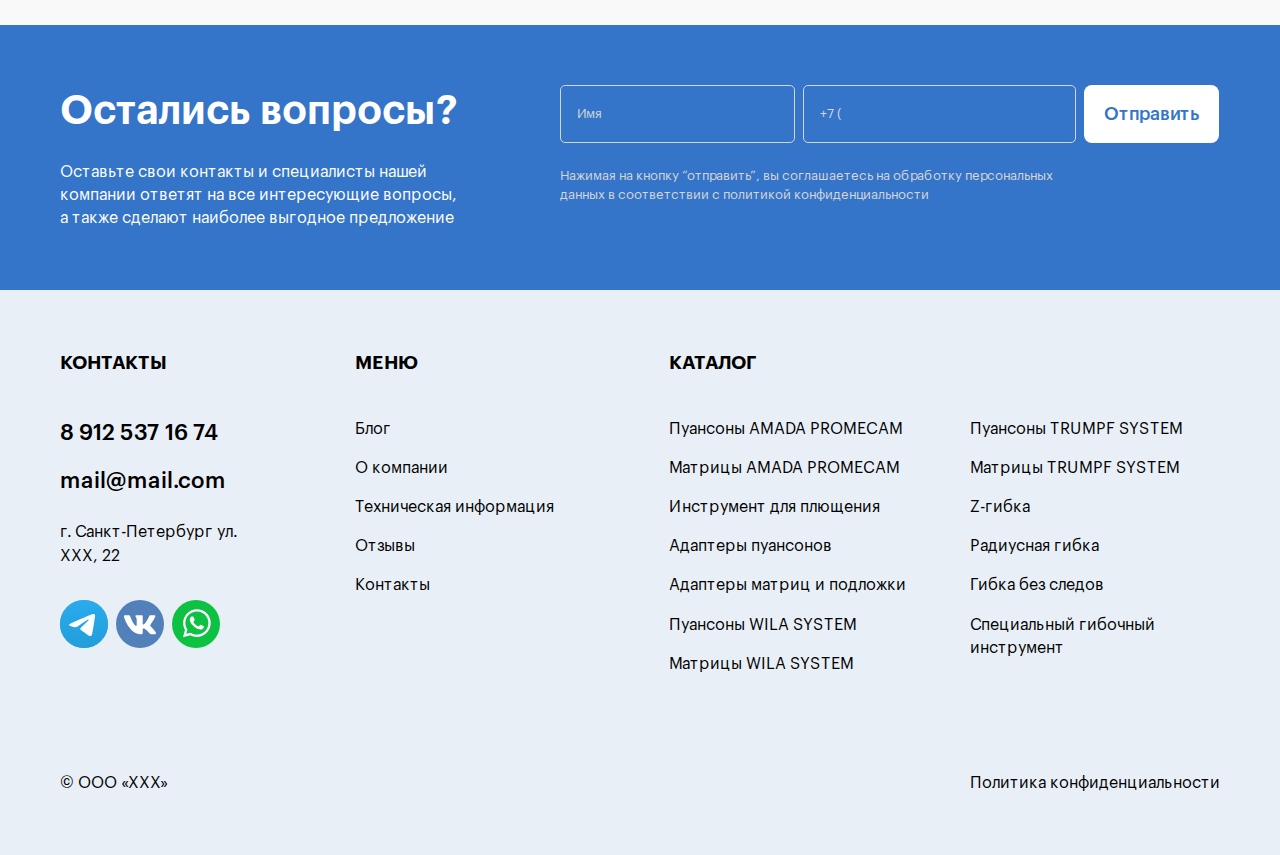
<file: card.html>
<!DOCTYPE html>
<html lang="en">
<head>
  <meta charset="UTF-8">
  <meta name="viewport" content="width=device-width, initial-scale=1.0">
  <title>Товар</title>
  <link rel="stylesheet" href="css/style.min.css">
</head>
<body>
  <div class="wrapper">
    <header class="header">
      <div class="container">
        <nav class="nav">
          <a class="logo" href="index.html">
            <img class="logo__img" src="images/logo.jpg" alt="">
          </a>
          <ul class="nav__list">
            <li class="nav__list-item">
              <a class="nav__list-link" href="blog.html">Блог</a>
            </li>
            <li class="nav__list-item">
              <a class="nav__list-link" href="about.html">О компании</a>
            </li>
            <li class="nav__list-item">
              <a class="nav__list-link" href="tech-info.html">Техническая информация</a>
            </li>
            <li class="nav__list-item">
              <a class="nav__list-link" href="#">Отзывы</a>
            </li>
            <li class="nav__list-item">
              <a class="nav__list-link" href="#">Контакты</a>
            </li>
          </ul>
          <a class="phone header__phone" href="tel:+79125371674">8 912 537 16 74</a>
          <button class="sandwich-btn">
            <span></span>
            <span></span>
            <span></span>
            <span></span>
          </button>
        </nav>
        <div class="search">
          <button class="btn catalog-btn">Каталог товаров</button>
          <ul class="catalog__list">
            <li class="catalog__item">
              <a class="catalog__link" href="#">Пуансоны AMADA PROMECAM</a>
            </li>
            <li class="catalog__item">
              <a class="catalog__link" href="#">Матрицы AMADA PROMECAM</a>
            </li>
            <li class="catalog__item">
              <a class="catalog__link" href="#">Инструмент для плющения</a>
            </li>
            <li class="catalog__item">
              <a class="catalog__link" href="#">Адаптеры пуансонов</a>
            </li>
            <li class="catalog__item">
              <a class="catalog__link" href="#">Адаптеры матриц и подложки</a>
            </li>
            <li class="catalog__item">
              <a class="catalog__link" href="#">Пуансоны WILA SYSTEM</a>
            </li>
            <li class="catalog__item">
              <a class="catalog__link" href="#">Матрицы WILA SYSTEM</a>
            </li>
            <li class="catalog__item">
              <a class="catalog__link" href="#">Пуансоны TRUMPF SYSTEM</a>
            </li>
            <li class="catalog__item">
              <a class="catalog__link" href="#">Матрицы TRUMPF SYSTEM</a>
            </li>
            <li class="catalog__item">
              <a class="catalog__link" href="#">Z-гибка</a>
            </li>
            <li class="catalog__item">
              <a class="catalog__link" href="#">Радиусная гибка</a>
            </li>
            <li class="catalog__item">
              <a class="catalog__link" href="#">Гибка без следов</a>
            </li>
            <li class="catalog__item">
              <a class="catalog__link" href="#">Специальный гибочный инструмент</a>
            </li>
          </ul>
          <div class="search__field">
            <input class="search__input" type="text">
            <button class="search__btn">
              <img class="search__btn-img" src="images/search.svg" alt="">
            </button>
          </div>
          <a class="btn cart-btn" href="#">
            <img src="images/cart.svg" alt="">
          </a>
        </div>
      </div>
    </header>
    <main class="main">
      <div class="card-page">
        <div class="container">
          <div class="breadcrumps">
            <a href="index.html">Главная</a>
            <span> / </span>
            <a href="#">Каталог</a>
            <span> / </span>
            <a href="#">Категория</a>
            <span> / </span>
            <a href="card.html">Пуансон AP 1041 85° H115 R0,8</a>
          </div>
          <div class="section product">
            <div class="product__inner">
              <div class="product__photos">
                <div style="max-width: 660px;">
                  <div class="swiper product__slider">
                    <div class="swiper-wrapper">
                      <div class="swiper-slide product__slide">
                        <img class="product__photos-main" src="images/card-item-1.jpg" alt="">
                      </div>
                      <div class="swiper-slide product__slide">
                        <img class="product__photos-main" src="images/card-item-1.jpg" alt="">
                      </div>
                    </div>
                    <div class="swiper-button-next"></div>
                    <div class="swiper-button-prev"></div>
                  </div>
                </div>
                <div class="product__photos-btns-list">
                  <button class="product__photos-btns-item">
                    <img class="product__photos-btns-img" src="images/card-item-2.jpg" alt="">
                  </button>
                  <button class="product__photos-btns-item">
                    <img class="product__photos-btns-img" src="images/card-item-2.jpg" alt="">
                  </button>
                </div>
              </div>
              <div class="product__info">
                <h3 class="product__title">Пуансон AP 1041 85° H115 R0,8</h3>
                <p class="product__price">
                  11 499 ₽ <span class="product__price--old">15 799 ₽</span>
                </p>
                <div class="product__sizes">
                  <p class="product__sizes-title">Размер</p>
                  <div class="product__sizes-item">
                    <p class="product__sizes-item-title">835мм цельный</p>
                    <div class="product__sizes-item-number">
                      <button class="product__sizes-item-btn product__sizes-item-btn--minus"></button>
                      <span class="product__sizes-item-count">1</span>
                      <button class="product__sizes-item-btn product__sizes-item-btn--plus">
                        <span></span>
                      </button>
                    </div>
                  </div>
                  <div class="product__sizes-item">
                    <p class="product__sizes-item-title">415мм цельный</p>
                    <div class="product__sizes-item-number">
                      <button class="product__sizes-item-btn product__sizes-item-btn--minus"></button>
                      <span class="product__sizes-item-count">1</span>
                      <button class="product__sizes-item-btn product__sizes-item-btn--plus">
                        <span></span>
                      </button>
                    </div>
                  </div>
                  <div class="product__sizes-item">
                    <p class="product__sizes-item-title">835мм секционный</p>
                    <div class="product__sizes-item-number">
                      <button class="product__sizes-item-btn product__sizes-item-btn--minus">
                        <span></span>
                      </button>
                      <span class="product__sizes-item-count">1</span>
                      <button class="product__sizes-item-btn product__sizes-item-btn--plus">
                        <span></span>
                      </button>
                    </div>
                  </div>
                </div>
                <button class="product__buy-btn btn banner__btn">В корзину</button>
                <div class="product__properties-list">
                    <p class="product__properties-title">Система крепления инструмента</p>
                    <P class="product__properties-value">AMADA</P>
                    <p class="product__properties-title">Угол</p>
                    <P class="product__properties-value">85°</P>
                    <p class="product__properties-title">Рабочая высота, мм.</p>
                    <P class="product__properties-value">115</P>
                    <p class="product__properties-title">Радиус</p>
                    <P class="product__properties-value">0.8</P>
                    <p class="product__properties-title">Максимальная допустимая нагрузка</p>
                    <P class="product__properties-value">60 Т/м</P>
                    <p class="product__properties-title">Материал</p>
                    <P class="product__properties-value">42CrMo</P>
                  </div>
                </div>
              </div>
            </div>
          </div>
          <div class="section also goods">
            <div class="container">
              <h4 class="section__title goods__title">Смотрите также</h4>
              <div class="goods__list">
                <div class="goods__item">
                  <img class="goods__item-img" src="images/goods-1.jpg" alt="">
                  <p class="goods__item-title">Пуансон AP 1041 85° H115 R0,8 </p>
                  <p class="goods__item-price">10 000 ₽</p>
                  <a class="btn buy-btn" href="card.html">В корзину</a>
                </div>
                <div class="goods__item">
                  <img class="goods__item-img" src="images/goods-1.jpg" alt="">
                  <p class="goods__item-title">Пуансон AP 1041 85° H115 R0,8 </p>
                  <p class="goods__item-price">10 000 ₽</p>
                  <a class="btn buy-btn" href="card.html">В корзину</a>
                </div>
                <div class="goods__item">
                  <img class="goods__item-img" src="images/goods-1.jpg" alt="">
                  <p class="goods__item-title">Пуансон AP 1041 85° H115 R0,8 </p>
                  <p class="goods__item-price">10 000 ₽</p>
                  <a class="btn buy-btn" href="card.html">В корзину</a>
                </div>
                <div class="goods__item">
                  <img class="goods__item-img" src="images/goods-1.jpg" alt="">
                  <p class="goods__item-title">Пуансон AP 1041 85° H115 R0,8 </p>
                  <p class="goods__item-price">10 000 ₽</p>
                  <a class="btn buy-btn" href="card.html">В корзину</a>
                </div>
                <div class="goods__item">
                  <img class="goods__item-img" src="images/goods-1.jpg" alt="">
                  <p class="goods__item-title">Пуансон AP 1041 85° H115 R0,8 </p>
                  <p class="goods__item-price">10 000 ₽</p>
                  <a class="btn buy-btn" href="card.html">В корзину</a>
                </div>
                <div class="goods__item">
                  <img class="goods__item-img" src="images/goods-1.jpg" alt="">
                  <p class="goods__item-title">Пуансон AP 1041 85° H115 R0,8 </p>
                  <p class="goods__item-price">10 000 ₽</p>
                  <a class="btn buy-btn" href="card.html">В корзину</a>
                </div>
              </div>
            </div>
          </div>
        </div>
      </div>
    </main>
    <footer class="footer">
      <div class="question">
        <div class="container">
          <div class="question__inner">
            <div class="question__info">
              <h4 class="question__title">Остались вопросы?</h4>
              <p class="question__text">
                Оставьте свои контакты и специалисты нашей компании ответят на все интересующие вопросы, а также сделают наиболее выгодное предложение
              </p>
            </div>
            <div class="question__form-wrapper">
              <form class="question__form" action="#">
                <input class="question__form-input question__form-input--name" name="name" type="text" placeholder="Имя" required>
                <input class="question__form-input question__form-input--phone" name="phone" type="tel" placeholder="+7 (" required>
                <button class="btn question__form-button" type="submit">Отправить</button>
              </form>
              <p class="question__warn">
                Нажимая на кнопку “отправить”, вы соглашаетесь на обработку персональных данных в соответствии с политикой конфиденциальности
              </p>
            </div>
          </div>
        </div>
      </div>
      <div class="container">
        <div class="footer__inner">
          <div class="footer__contacts">
            <h3 class="footer__contacts-title">КОНТАКТЫ</h3>
            <a class="phone footer__phone" href="tel:+79125371674">8 912 537 16 74</a>
            <a class="email footer__email" href="mailto:mail@mail.com">mail@mail.com</a>
            <p class="adress">г. Санкт-Петербург ул. ХХХ, 22</p>
            <div class="social">
              <a class="social__item" href="#">
                <img class="social__item-img" src="images/telegram.svg" alt="">
              </a>
              <a class="social__item" href="#">
                <img class="social__item-img" src="images/vk.svg" alt="">
              </a>
              <a class="social__item" href="#">
                <img class="social__item-img" src="images/whatsapp.svg" alt="">
              </a>
            </div>
          </div>
          <div class="footer__menu">
            <h3 class="footer__menu-title">МЕНЮ</h3>
            <ul class="footer__menu-list">
              <li class="footer__menu-item">
                <a class="footer__menu-link" href="blog.html">Блог</a>
              </li>
              <li class="footer__menu-item">
                <a class="footer__menu-link" href="about.html">О компании</a>
              </li>
              <li class="footer__menu-item">
                <a class="footer__menu-link" href="tech-info.html">Техническая информация</a>
              </li>
              <li class="footer__menu-item">
                <a class="footer__menu-link" href="#">Отзывы</a>
              </li>
              <li class="footer__menu-item">
                <a class="footer__menu-link" href="#">Контакты</a>
              </li>
            </ul>
          </div>
          <div class="footer__catalog">
            <h3 class="footer__catalog-title">КАТАЛОГ</h3>
            <div class="footer__catalog-list">
              <ul class="footer__catalog-column">
                <li class="footer__catalog-item">
                  <a class="footer__catalog-link" href="#">Пуансоны AMADA PROMECAM</a>
                </li>
                <li class="footer__catalog-item">
                  <a class="footer__catalog-link" href="#">Матрицы AMADA PROMECAM</a>
                </li>
                <li class="footer__catalog-item">
                  <a class="footer__catalog-link" href="#">Инструмент для плющения</a>
                </li>
                <li class="footer__catalog-item">
                  <a class="footer__catalog-link" href="#">Адаптеры пуансонов</a>
                </li>
                <li class="footer__catalog-item">
                  <a class="footer__catalog-link" href="#">Адаптеры матриц и подложки</a>
                </li>
                <li class="footer__catalog-item">
                  <a class="footer__catalog-link" href="#">Пуансоны WILA SYSTEM</a>
                </li>
                <li class="footer__catalog-item">
                  <a class="footer__catalog-link" href="#">Матрицы WILA SYSTEM</a>
                </li>
              </ul>
              <ul class="footer__catalog-column">
                <li class="footer__catalog-item">
                  <a class="footer__catalog-link" href="#">Пуансоны TRUMPF SYSTEM</a>
                </li>
                <li class="footer__catalog-item">
                  <a class="footer__catalog-link" href="#">Матрицы TRUMPF SYSTEM</a>
                </li>
                <li class="footer__catalog-item">
                  <a class="footer__catalog-link" href="#">Z-гибка</a>
                </li>
                <li class="footer__catalog-item">
                  <a class="footer__catalog-link" href="#">Радиусная гибка</a>
                </li>
                <li class="footer__catalog-item">
                  <a class="footer__catalog-link" href="#">Гибка без следов</a>
                </li>
                <li class="footer__catalog-item">
                  <a class="footer__catalog-link" href="#">Специальный гибочный инструмент</a>
                </li>
              </ul>
            </div>
          </div>
        </div>
        <div class="footer__bottom">
          <p class="company-name">© ООО «ХХХ»</p>
          <a href="" class="privacy">Политика конфиденциальности</a>
        </div>
      </div>
    </footer>
  </div>


  <script src="js/main.min.js"></script>
</body>
</html>
</file>
<file: css/style.min.css>
@font-face{font-family:swiper-icons;src:url("data:application/font-woff;charset=utf-8;base64, [base64]//wADZ2x5ZgAAAywAAADMAAAD2MHtryVoZWFkAAABbAAAADAAAAA2E2+eoWhoZWEAAAGcAAAAHwAAACQC9gDzaG10eAAAAigAAAAZAAAArgJkABFsb2NhAAAC0AAAAFoAAABaFQAUGG1heHAAAAG8AAAAHwAAACAAcABAbmFtZQAAA/gAAAE5AAACXvFdBwlwb3N0AAAFNAAAAGIAAACE5s74hXjaY2BkYGAAYpf5Hu/j+W2+MnAzMYDAzaX6QjD6/4//Bxj5GA8AuRwMYGkAPywL13jaY2BkYGA88P8Agx4j+/8fQDYfA1AEBWgDAIB2BOoAeNpjYGRgYNBh4GdgYgABEMnIABJzYNADCQAACWgAsQB42mNgYfzCOIGBlYGB0YcxjYGBwR1Kf2WQZGhhYGBiYGVmgAFGBiQQkOaawtDAoMBQxXjg/wEGPcYDDA4wNUA2CCgwsAAAO4EL6gAAeNpj2M0gyAACqxgGNWBkZ2D4/wMA+xkDdgAAAHjaY2BgYGaAYBkGRgYQiAHyGMF8FgYHIM3DwMHABGQrMOgyWDLEM1T9/w8UBfEMgLzE////P/5//f/V/xv+r4eaAAeMbAxwIUYmIMHEgKYAYjUcsDAwsLKxc3BycfPw8jEQA/[base64]/uznmfPFBNODM2K7MTQ45YEAZqGP81AmGGcF3iPqOop0r1SPTaTbVkfUe4HXj97wYE+yNwWYxwWu4v1ugWHgo3S1XdZEVqWM7ET0cfnLGxWfkgR42o2PvWrDMBSFj/IHLaF0zKjRgdiVMwScNRAoWUoH78Y2icB/yIY09An6AH2Bdu/UB+yxopYshQiEvnvu0dURgDt8QeC8PDw7Fpji3fEA4z/PEJ6YOB5hKh4dj3EvXhxPqH/SKUY3rJ7srZ4FZnh1PMAtPhwP6fl2PMJMPDgeQ4rY8YT6Gzao0eAEA409DuggmTnFnOcSCiEiLMgxCiTI6Cq5DZUd3Qmp10vO0LaLTd2cjN4fOumlc7lUYbSQcZFkutRG7g6JKZKy0RmdLY680CDnEJ+UMkpFFe1RN7nxdVpXrC4aTtnaurOnYercZg2YVmLN/d/gczfEimrE/fs/bOuq29Zmn8tloORaXgZgGa78yO9/cnXm2BpaGvq25Dv9S4E9+5SIc9PqupJKhYFSSl47+Qcr1mYNAAAAeNptw0cKwkAAAMDZJA8Q7OUJvkLsPfZ6zFVERPy8qHh2YER+3i/BP83vIBLLySsoKimrqKqpa2hp6+jq6RsYGhmbmJqZSy0sraxtbO3sHRydnEMU4uR6yx7JJXveP7WrDycAAAAAAAH//wACeNpjYGRgYOABYhkgZgJCZgZNBkYGLQZtIJsFLMYAAAw3ALgAeNolizEKgDAQBCchRbC2sFER0YD6qVQiBCv/H9ezGI6Z5XBAw8CBK/m5iQQVauVbXLnOrMZv2oLdKFa8Pjuru2hJzGabmOSLzNMzvutpB3N42mNgZGBg4GKQYzBhYMxJLMlj4GBgAYow/P/PAJJhLM6sSoWKfWCAAwDAjgbRAAB42mNgYGBkAIIbCZo5IPrmUn0hGA0AO8EFTQAA");font-weight:400;font-style:normal}:root{--swiper-theme-color:#007aff}:host{position:relative;display:block;margin-left:auto;margin-right:auto;z-index:1}.swiper{margin-left:auto;margin-right:auto;position:relative;overflow:hidden;overflow:clip;list-style:none;padding:0;z-index:1;display:block}.swiper-vertical>.swiper-wrapper{-webkit-box-orient:vertical;-webkit-box-direction:normal;-ms-flex-direction:column;flex-direction:column}.swiper-wrapper{position:relative;width:100%;height:100%;z-index:1;display:-webkit-box;display:-ms-flexbox;display:flex;-webkit-transition-property:-webkit-transform;transition-property:-webkit-transform;transition-property:transform;transition-property:transform, -webkit-transform;transition-property:transform,-webkit-transform;-webkit-transition-timing-function:var(--swiper-wrapper-transition-timing-function, initial);transition-timing-function:var(--swiper-wrapper-transition-timing-function, initial);-webkit-box-sizing:content-box;box-sizing:content-box}.swiper-android .swiper-slide,.swiper-ios .swiper-slide,.swiper-wrapper{-webkit-transform:translate3d(0px, 0, 0);transform:translate3d(0px, 0, 0)}.swiper-horizontal{-ms-touch-action:pan-y;touch-action:pan-y}.swiper-vertical{-ms-touch-action:pan-x;touch-action:pan-x}.swiper-slide{-ms-flex-negative:0;flex-shrink:0;width:100%;height:100%;position:relative;-webkit-transition-property:-webkit-transform;transition-property:-webkit-transform;transition-property:transform;transition-property:transform, -webkit-transform;transition-property:transform,-webkit-transform;display:block}.swiper-slide-invisible-blank{visibility:hidden}.swiper-autoheight,.swiper-autoheight .swiper-slide{height:auto}.swiper-autoheight .swiper-wrapper{-webkit-box-align:start;-ms-flex-align:start;align-items:flex-start;-webkit-transition-property:height,-webkit-transform;transition-property:height,-webkit-transform;transition-property:transform,height;transition-property:transform,height,-webkit-transform}.swiper-backface-hidden .swiper-slide{-webkit-transform:translateZ(0);transform:translateZ(0);-webkit-backface-visibility:hidden;backface-visibility:hidden}.swiper-3d.swiper-css-mode .swiper-wrapper{-webkit-perspective:1200px;perspective:1200px}.swiper-3d .swiper-wrapper{-webkit-transform-style:preserve-3d;transform-style:preserve-3d}.swiper-3d{-webkit-perspective:1200px;perspective:1200px}.swiper-3d .swiper-cube-shadow,.swiper-3d .swiper-slide{-webkit-transform-style:preserve-3d;transform-style:preserve-3d}.swiper-css-mode>.swiper-wrapper{overflow:auto;scrollbar-width:none;-ms-overflow-style:none}.swiper-css-mode>.swiper-wrapper::-webkit-scrollbar{display:none}.swiper-css-mode>.swiper-wrapper>.swiper-slide{scroll-snap-align:start start}.swiper-css-mode.swiper-horizontal>.swiper-wrapper{-ms-scroll-snap-type:x mandatory;scroll-snap-type:x mandatory}.swiper-css-mode.swiper-vertical>.swiper-wrapper{-ms-scroll-snap-type:y mandatory;scroll-snap-type:y mandatory}.swiper-css-mode.swiper-free-mode>.swiper-wrapper{-ms-scroll-snap-type:none;scroll-snap-type:none}.swiper-css-mode.swiper-free-mode>.swiper-wrapper>.swiper-slide{scroll-snap-align:none}.swiper-css-mode.swiper-centered>.swiper-wrapper::before{content:"";-ms-flex-negative:0;flex-shrink:0;-webkit-box-ordinal-group:10000;-ms-flex-order:9999;order:9999}.swiper-css-mode.swiper-centered>.swiper-wrapper>.swiper-slide{scroll-snap-align:center center;scroll-snap-stop:always}.swiper-css-mode.swiper-centered.swiper-horizontal>.swiper-wrapper>.swiper-slide:first-child{-webkit-margin-start:var(--swiper-centered-offset-before);margin-inline-start:var(--swiper-centered-offset-before)}.swiper-css-mode.swiper-centered.swiper-horizontal>.swiper-wrapper::before{height:100%;min-height:1px;width:var(--swiper-centered-offset-after)}.swiper-css-mode.swiper-centered.swiper-vertical>.swiper-wrapper>.swiper-slide:first-child{-webkit-margin-before:var(--swiper-centered-offset-before);margin-block-start:var(--swiper-centered-offset-before)}.swiper-css-mode.swiper-centered.swiper-vertical>.swiper-wrapper::before{width:100%;min-width:1px;height:var(--swiper-centered-offset-after)}.swiper-3d .swiper-slide-shadow,.swiper-3d .swiper-slide-shadow-bottom,.swiper-3d .swiper-slide-shadow-left,.swiper-3d .swiper-slide-shadow-right,.swiper-3d .swiper-slide-shadow-top{position:absolute;left:0;top:0;width:100%;height:100%;pointer-events:none;z-index:10}.swiper-3d .swiper-slide-shadow{background:rgba(0,0,0,.15)}.swiper-3d .swiper-slide-shadow-left{background-image:-webkit-gradient(linear, right top, left top, from(rgba(0, 0, 0, 0.5)), to(rgba(0, 0, 0, 0)));background-image:linear-gradient(to left, rgba(0, 0, 0, 0.5), rgba(0, 0, 0, 0))}.swiper-3d .swiper-slide-shadow-right{background-image:-webkit-gradient(linear, left top, right top, from(rgba(0, 0, 0, 0.5)), to(rgba(0, 0, 0, 0)));background-image:linear-gradient(to right, rgba(0, 0, 0, 0.5), rgba(0, 0, 0, 0))}.swiper-3d .swiper-slide-shadow-top{background-image:-webkit-gradient(linear, left bottom, left top, from(rgba(0, 0, 0, 0.5)), to(rgba(0, 0, 0, 0)));background-image:linear-gradient(to top, rgba(0, 0, 0, 0.5), rgba(0, 0, 0, 0))}.swiper-3d .swiper-slide-shadow-bottom{background-image:-webkit-gradient(linear, left top, left bottom, from(rgba(0, 0, 0, 0.5)), to(rgba(0, 0, 0, 0)));background-image:linear-gradient(to bottom, rgba(0, 0, 0, 0.5), rgba(0, 0, 0, 0))}.swiper-lazy-preloader{width:42px;height:42px;position:absolute;left:50%;top:50%;margin-left:-21px;margin-top:-21px;z-index:10;-webkit-transform-origin:50%;-ms-transform-origin:50%;transform-origin:50%;-webkit-box-sizing:border-box;box-sizing:border-box;border:4px solid var(--swiper-preloader-color, var(--swiper-theme-color));border-radius:50%;border-top-color:rgba(0,0,0,0)}.swiper-watch-progress .swiper-slide-visible .swiper-lazy-preloader,.swiper:not(.swiper-watch-progress) .swiper-lazy-preloader{-webkit-animation:swiper-preloader-spin 1s infinite linear;animation:swiper-preloader-spin 1s infinite linear}.swiper-lazy-preloader-white{--swiper-preloader-color:#fff}.swiper-lazy-preloader-black{--swiper-preloader-color:#000}@-webkit-keyframes swiper-preloader-spin{0%{-webkit-transform:rotate(0deg);transform:rotate(0deg)}100%{-webkit-transform:rotate(360deg);transform:rotate(360deg)}}@keyframes swiper-preloader-spin{0%{-webkit-transform:rotate(0deg);transform:rotate(0deg)}100%{-webkit-transform:rotate(360deg);transform:rotate(360deg)}}.swiper-virtual .swiper-slide{-webkit-backface-visibility:hidden;-webkit-transform:translateZ(0);transform:translateZ(0)}.swiper-virtual.swiper-css-mode .swiper-wrapper::after{content:"";position:absolute;left:0;top:0;pointer-events:none}.swiper-virtual.swiper-css-mode.swiper-horizontal .swiper-wrapper::after{height:1px;width:var(--swiper-virtual-size)}.swiper-virtual.swiper-css-mode.swiper-vertical .swiper-wrapper::after{width:1px;height:var(--swiper-virtual-size)}:root{--swiper-navigation-size:44px}.swiper-button-next,.swiper-button-prev{position:absolute;top:var(--swiper-navigation-top-offset, 50%);width:calc(var(--swiper-navigation-size)/44*27);height:var(--swiper-navigation-size);margin-top:calc(0px - var(--swiper-navigation-size)/2);z-index:10;cursor:pointer;display:-webkit-box;display:-ms-flexbox;display:flex;-webkit-box-align:center;-ms-flex-align:center;align-items:center;-webkit-box-pack:center;-ms-flex-pack:center;justify-content:center;color:var(--swiper-navigation-color, var(--swiper-theme-color))}.swiper-button-next.swiper-button-disabled,.swiper-button-prev.swiper-button-disabled{opacity:.35;cursor:auto;pointer-events:none}.swiper-button-next.swiper-button-hidden,.swiper-button-prev.swiper-button-hidden{opacity:0;cursor:auto;pointer-events:none}.swiper-navigation-disabled .swiper-button-next,.swiper-navigation-disabled .swiper-button-prev{display:none !important}.swiper-button-next svg,.swiper-button-prev svg{width:100%;height:100%;-o-object-fit:contain;object-fit:contain;-webkit-transform-origin:center;-ms-transform-origin:center;transform-origin:center}.swiper-rtl .swiper-button-next svg,.swiper-rtl .swiper-button-prev svg{-webkit-transform:rotate(180deg);-ms-transform:rotate(180deg);transform:rotate(180deg)}.swiper-button-prev,.swiper-rtl .swiper-button-next{left:var(--swiper-navigation-sides-offset, 10px);right:auto}.swiper-button-next,.swiper-rtl .swiper-button-prev{right:var(--swiper-navigation-sides-offset, 10px);left:auto}.swiper-button-lock{display:none}.swiper-button-next:after,.swiper-button-prev:after{font-family:swiper-icons;font-size:var(--swiper-navigation-size);text-transform:none !important;letter-spacing:0;font-variant:initial;line-height:1}.swiper-button-prev:after,.swiper-rtl .swiper-button-next:after{content:"prev"}.swiper-button-next,.swiper-rtl .swiper-button-prev{right:var(--swiper-navigation-sides-offset, 10px);left:auto}.swiper-button-next:after,.swiper-rtl .swiper-button-prev:after{content:"next"}.swiper-pagination{position:absolute;text-align:center;-webkit-transition:.3s opacity;transition:.3s opacity;-webkit-transform:translate3d(0, 0, 0);transform:translate3d(0, 0, 0);z-index:10}.swiper-pagination.swiper-pagination-hidden{opacity:0}.swiper-pagination-disabled>.swiper-pagination,.swiper-pagination.swiper-pagination-disabled{display:none !important}.swiper-horizontal>.swiper-pagination-bullets,.swiper-pagination-bullets.swiper-pagination-horizontal,.swiper-pagination-custom,.swiper-pagination-fraction{bottom:var(--swiper-pagination-bottom, 8px);top:var(--swiper-pagination-top, auto);left:0;width:100%}.swiper-pagination-bullets-dynamic{overflow:hidden;font-size:0}.swiper-pagination-bullets-dynamic .swiper-pagination-bullet{-webkit-transform:scale(0.33);-ms-transform:scale(0.33);transform:scale(0.33);position:relative}.swiper-pagination-bullets-dynamic .swiper-pagination-bullet-active{-webkit-transform:scale(1);-ms-transform:scale(1);transform:scale(1)}.swiper-pagination-bullets-dynamic .swiper-pagination-bullet-active-main{-webkit-transform:scale(1);-ms-transform:scale(1);transform:scale(1)}.swiper-pagination-bullets-dynamic .swiper-pagination-bullet-active-prev{-webkit-transform:scale(0.66);-ms-transform:scale(0.66);transform:scale(0.66)}.swiper-pagination-bullets-dynamic .swiper-pagination-bullet-active-prev-prev{-webkit-transform:scale(0.33);-ms-transform:scale(0.33);transform:scale(0.33)}.swiper-pagination-bullets-dynamic .swiper-pagination-bullet-active-next{-webkit-transform:scale(0.66);-ms-transform:scale(0.66);transform:scale(0.66)}.swiper-pagination-bullets-dynamic .swiper-pagination-bullet-active-next-next{-webkit-transform:scale(0.33);-ms-transform:scale(0.33);transform:scale(0.33)}.swiper-pagination-bullet{width:var(--swiper-pagination-bullet-width, var(--swiper-pagination-bullet-size, 8px));height:var(--swiper-pagination-bullet-height, var(--swiper-pagination-bullet-size, 8px));display:inline-block;border-radius:var(--swiper-pagination-bullet-border-radius, 50%);background:var(--swiper-pagination-bullet-inactive-color, #000);opacity:var(--swiper-pagination-bullet-inactive-opacity, 0.2)}button.swiper-pagination-bullet{border:none;margin:0;padding:0;-webkit-box-shadow:none;box-shadow:none;-webkit-appearance:none;-moz-appearance:none;appearance:none}.swiper-pagination-clickable .swiper-pagination-bullet{cursor:pointer}.swiper-pagination-bullet:only-child{display:none !important}.swiper-pagination-bullet-active{opacity:var(--swiper-pagination-bullet-opacity, 1);background:var(--swiper-pagination-color, var(--swiper-theme-color))}.swiper-pagination-vertical.swiper-pagination-bullets,.swiper-vertical>.swiper-pagination-bullets{right:var(--swiper-pagination-right, 8px);left:var(--swiper-pagination-left, auto);top:50%;-webkit-transform:translate3d(0px, -50%, 0);transform:translate3d(0px, -50%, 0)}.swiper-pagination-vertical.swiper-pagination-bullets .swiper-pagination-bullet,.swiper-vertical>.swiper-pagination-bullets .swiper-pagination-bullet{margin:var(--swiper-pagination-bullet-vertical-gap, 6px) 0;display:block}.swiper-pagination-vertical.swiper-pagination-bullets.swiper-pagination-bullets-dynamic,.swiper-vertical>.swiper-pagination-bullets.swiper-pagination-bullets-dynamic{top:50%;-webkit-transform:translateY(-50%);-ms-transform:translateY(-50%);transform:translateY(-50%);width:8px}.swiper-pagination-vertical.swiper-pagination-bullets.swiper-pagination-bullets-dynamic .swiper-pagination-bullet,.swiper-vertical>.swiper-pagination-bullets.swiper-pagination-bullets-dynamic .swiper-pagination-bullet{display:inline-block;-webkit-transition:.2s transform,.2s top;transition:.2s transform,.2s top}.swiper-horizontal>.swiper-pagination-bullets .swiper-pagination-bullet,.swiper-pagination-horizontal.swiper-pagination-bullets .swiper-pagination-bullet{margin:0 var(--swiper-pagination-bullet-horizontal-gap, 4px)}.swiper-horizontal>.swiper-pagination-bullets.swiper-pagination-bullets-dynamic,.swiper-pagination-horizontal.swiper-pagination-bullets.swiper-pagination-bullets-dynamic{left:50%;-webkit-transform:translateX(-50%);-ms-transform:translateX(-50%);transform:translateX(-50%);white-space:nowrap}.swiper-horizontal>.swiper-pagination-bullets.swiper-pagination-bullets-dynamic .swiper-pagination-bullet,.swiper-pagination-horizontal.swiper-pagination-bullets.swiper-pagination-bullets-dynamic .swiper-pagination-bullet{-webkit-transition:.2s transform,.2s left;transition:.2s transform,.2s left}.swiper-horizontal.swiper-rtl>.swiper-pagination-bullets-dynamic .swiper-pagination-bullet{-webkit-transition:.2s transform,.2s right;transition:.2s transform,.2s right}.swiper-pagination-fraction{color:var(--swiper-pagination-fraction-color, inherit)}.swiper-pagination-progressbar{background:var(--swiper-pagination-progressbar-bg-color, rgba(0, 0, 0, 0.25));position:absolute}.swiper-pagination-progressbar .swiper-pagination-progressbar-fill{background:var(--swiper-pagination-color, var(--swiper-theme-color));position:absolute;left:0;top:0;width:100%;height:100%;-webkit-transform:scale(0);-ms-transform:scale(0);transform:scale(0);-webkit-transform-origin:left top;-ms-transform-origin:left top;transform-origin:left top}.swiper-rtl .swiper-pagination-progressbar .swiper-pagination-progressbar-fill{-webkit-transform-origin:right top;-ms-transform-origin:right top;transform-origin:right top}.swiper-horizontal>.swiper-pagination-progressbar,.swiper-pagination-progressbar.swiper-pagination-horizontal,.swiper-pagination-progressbar.swiper-pagination-vertical.swiper-pagination-progressbar-opposite,.swiper-vertical>.swiper-pagination-progressbar.swiper-pagination-progressbar-opposite{width:100%;height:var(--swiper-pagination-progressbar-size, 4px);left:0;top:0}.swiper-horizontal>.swiper-pagination-progressbar.swiper-pagination-progressbar-opposite,.swiper-pagination-progressbar.swiper-pagination-horizontal.swiper-pagination-progressbar-opposite,.swiper-pagination-progressbar.swiper-pagination-vertical,.swiper-vertical>.swiper-pagination-progressbar{width:var(--swiper-pagination-progressbar-size, 4px);height:100%;left:0;top:0}.swiper-pagination-lock{display:none}.swiper-scrollbar{border-radius:var(--swiper-scrollbar-border-radius, 10px);position:relative;-ms-touch-action:none;background:var(--swiper-scrollbar-bg-color, rgba(0, 0, 0, 0.1))}.swiper-scrollbar-disabled>.swiper-scrollbar,.swiper-scrollbar.swiper-scrollbar-disabled{display:none !important}.swiper-horizontal>.swiper-scrollbar,.swiper-scrollbar.swiper-scrollbar-horizontal{position:absolute;left:var(--swiper-scrollbar-sides-offset, 1%);bottom:var(--swiper-scrollbar-bottom, 4px);top:var(--swiper-scrollbar-top, auto);z-index:50;height:var(--swiper-scrollbar-size, 4px);width:calc(100% - 2*var(--swiper-scrollbar-sides-offset, 1%))}.swiper-scrollbar.swiper-scrollbar-vertical,.swiper-vertical>.swiper-scrollbar{position:absolute;left:var(--swiper-scrollbar-left, auto);right:var(--swiper-scrollbar-right, 4px);top:var(--swiper-scrollbar-sides-offset, 1%);z-index:50;width:var(--swiper-scrollbar-size, 4px);height:calc(100% - 2*var(--swiper-scrollbar-sides-offset, 1%))}.swiper-scrollbar-drag{height:100%;width:100%;position:relative;background:var(--swiper-scrollbar-drag-bg-color, rgba(0, 0, 0, 0.5));border-radius:var(--swiper-scrollbar-border-radius, 10px);left:0;top:0}.swiper-scrollbar-cursor-drag{cursor:move}.swiper-scrollbar-lock{display:none}.swiper-zoom-container{width:100%;height:100%;display:-webkit-box;display:-ms-flexbox;display:flex;-webkit-box-pack:center;-ms-flex-pack:center;justify-content:center;-webkit-box-align:center;-ms-flex-align:center;align-items:center;text-align:center}.swiper-zoom-container>canvas,.swiper-zoom-container>img,.swiper-zoom-container>svg{max-width:100%;max-height:100%;-o-object-fit:contain;object-fit:contain}.swiper-slide-zoomed{cursor:move;-ms-touch-action:none;touch-action:none}.swiper .swiper-notification{position:absolute;left:0;top:0;pointer-events:none;opacity:0;z-index:-1000}.swiper-free-mode>.swiper-wrapper{-webkit-transition-timing-function:ease-out;transition-timing-function:ease-out;margin:0 auto}.swiper-grid>.swiper-wrapper{-ms-flex-wrap:wrap;flex-wrap:wrap}.swiper-grid-column>.swiper-wrapper{-ms-flex-wrap:wrap;flex-wrap:wrap;-webkit-box-orient:vertical;-webkit-box-direction:normal;-ms-flex-direction:column;flex-direction:column}.swiper-fade.swiper-free-mode .swiper-slide{-webkit-transition-timing-function:ease-out;transition-timing-function:ease-out}.swiper-fade .swiper-slide{pointer-events:none;-webkit-transition-property:opacity;transition-property:opacity}.swiper-fade .swiper-slide .swiper-slide{pointer-events:none}.swiper-fade .swiper-slide-active{pointer-events:auto}.swiper-fade .swiper-slide-active .swiper-slide-active{pointer-events:auto}.swiper-cube{overflow:visible}.swiper-cube .swiper-slide{pointer-events:none;-webkit-backface-visibility:hidden;backface-visibility:hidden;z-index:1;visibility:hidden;-webkit-transform-origin:0 0;-ms-transform-origin:0 0;transform-origin:0 0;width:100%;height:100%}.swiper-cube .swiper-slide .swiper-slide{pointer-events:none}.swiper-cube.swiper-rtl .swiper-slide{-webkit-transform-origin:100% 0;-ms-transform-origin:100% 0;transform-origin:100% 0}.swiper-cube .swiper-slide-active,.swiper-cube .swiper-slide-active .swiper-slide-active{pointer-events:auto}.swiper-cube .swiper-slide-active,.swiper-cube .swiper-slide-next,.swiper-cube .swiper-slide-prev{pointer-events:auto;visibility:visible}.swiper-cube .swiper-cube-shadow{position:absolute;left:0;bottom:0px;width:100%;height:100%;opacity:.6;z-index:0}.swiper-cube .swiper-cube-shadow:before{content:"";background:#000;position:absolute;left:0;top:0;bottom:0;right:0;-webkit-filter:blur(50px);filter:blur(50px)}.swiper-cube .swiper-slide-next+.swiper-slide{pointer-events:auto;visibility:visible}.swiper-cube .swiper-slide-shadow-cube.swiper-slide-shadow-bottom,.swiper-cube .swiper-slide-shadow-cube.swiper-slide-shadow-left,.swiper-cube .swiper-slide-shadow-cube.swiper-slide-shadow-right,.swiper-cube .swiper-slide-shadow-cube.swiper-slide-shadow-top{z-index:0;-webkit-backface-visibility:hidden;backface-visibility:hidden}.swiper-flip{overflow:visible}.swiper-flip .swiper-slide{pointer-events:none;-webkit-backface-visibility:hidden;backface-visibility:hidden;z-index:1}.swiper-flip .swiper-slide .swiper-slide{pointer-events:none}.swiper-flip .swiper-slide-active,.swiper-flip .swiper-slide-active .swiper-slide-active{pointer-events:auto}.swiper-flip .swiper-slide-shadow-flip.swiper-slide-shadow-bottom,.swiper-flip .swiper-slide-shadow-flip.swiper-slide-shadow-left,.swiper-flip .swiper-slide-shadow-flip.swiper-slide-shadow-right,.swiper-flip .swiper-slide-shadow-flip.swiper-slide-shadow-top{z-index:0;-webkit-backface-visibility:hidden;backface-visibility:hidden}.swiper-creative .swiper-slide{-webkit-backface-visibility:hidden;backface-visibility:hidden;overflow:hidden;-webkit-transition-property:opacity,height,-webkit-transform;transition-property:opacity,height,-webkit-transform;transition-property:transform,opacity,height;transition-property:transform,opacity,height,-webkit-transform}.swiper-cards{overflow:visible}.swiper-cards .swiper-slide{-webkit-transform-origin:center bottom;-ms-transform-origin:center bottom;transform-origin:center bottom;-webkit-backface-visibility:hidden;backface-visibility:hidden;overflow:hidden}
html{-webkit-box-sizing:border-box;box-sizing:border-box}*,*::after,*::before{-webkit-box-sizing:inherit;box-sizing:inherit}ul,ol,button{padding:0}body,h1,h2,h3,h4,h5,h6,p,ul,ol,li,figure,figcaption,blockquote,dl,dd{margin:0}ul[class]{list-style:none}img{max-width:100%;display:block}input,button,textarea,select{font:inherit}a{text-decoration:none;color:inherit}@font-face{font-weight:400;font-family:"GraphikLCG";src:url(../fonts/GraphikLCG-Regular.woff2)}@font-face{font-weight:500;font-family:"GraphikLCG";src:url(../fonts/GraphikLCG-Medium.woff2)}@font-face{font-weight:600;font-family:"GraphikLCG";src:url(../fonts/GraphikLCG-Semibold.woff2)}.container{max-width:1200px;padding:0 20px;margin:0 auto}html{scroll-behavior:smooth}body{font-family:"GraphikLCG",sans-serif;font-weight:400;font-size:16px;line-height:1.45;background-color:#f9f9f9}.section{margin-bottom:120px}.section__title{font-size:40px}.swiper-wrapper{-webkit-box-sizing:border-box;box-sizing:border-box}.swiper-pagination-bullet{width:8px;height:8px;opacity:1}.swiper-button-next::after{content:url(../images/arrow-right.svg);margin-right:30px}.swiper-button-prev::after{content:url(../images/arrow-left.svg);margin-left:30px}.btn{background-color:#3474c9;color:#fff;font-weight:500;font-size:18px;text-align:center;border:none;border-radius:8px;cursor:pointer}.btn:hover{background-color:#2e68b5}.banner__inner{display:-webkit-box;display:-ms-flexbox;display:flex;background-color:#e9eff6;border-radius:20px}.banner__title{font-size:40px;font-weight:600;line-height:1.3}.banner__btn{display:inline-block;padding:20px 24px;line-height:1.3}.goods__title{font-size:40px;font-weight:500;margin-bottom:40px}.goods__list{display:-ms-grid;display:grid;-ms-grid-columns:(1fr)[6];grid-template-columns:repeat(6, 1fr);gap:40px}.goods__item-img{border-radius:15px;margin-bottom:16px}.goods__item-title{font-size:16px;margin-bottom:8px}.goods__item-price{font-size:22px;font-weight:500;margin-bottom:16px}.page__title{margin-top:36px;margin-bottom:4px;font-size:40px;font-weight:600;line-height:1.3}.banner-second__img{width:50%}.banner-second__info{width:50%;background-color:#fff}.tag__list{display:-webkit-box;display:-ms-flexbox;display:flex;-ms-flex-wrap:wrap;flex-wrap:wrap;gap:8px}.tag__item{padding:14px;background-color:rgba(0,0,0,0);border:1px solid #3474c9;border-radius:8px;font-size:14px;line-height:1.3;cursor:pointer}.tag__item:hover{background-color:#3474c9;color:#fff}.nav{display:-webkit-box;display:-ms-flexbox;display:flex;-webkit-box-pack:justify;-ms-flex-pack:justify;justify-content:space-between;-webkit-box-align:center;-ms-flex-align:center;align-items:center;padding:16px 0 24px}.nav__list{display:-webkit-box;display:-ms-flexbox;display:flex;gap:30px}.phone,.email{display:block;font-size:22px;font-weight:500}.search{position:relative;display:-webkit-box;display:-ms-flexbox;display:flex;gap:8px;margin-bottom:20px}.search__field{position:relative;height:60px;-webkit-box-flex:1;-ms-flex-positive:1;flex-grow:1}.search__input{width:100%;height:100%;border-radius:5px;border:1px solid #b6b6b6;padding:10px 20px 10px 73px;font-size:18px;background-color:#f9f9f9}.search__btn{position:absolute;left:0;top:0;bottom:0;background-color:rgba(0,0,0,0);border:none;cursor:pointer}.search__btn-img{width:65px;height:60px}.catalog-btn{padding:16px 24px}.catalog__list{display:none;position:absolute;top:60px;left:0;z-index:10;width:300px;padding:16px 16px 16px 38px;-webkit-box-orient:vertical;-webkit-box-direction:normal;-ms-flex-direction:column;flex-direction:column;gap:16px;background-color:#fff}.catalog__list--active{display:-webkit-box;display:-ms-flexbox;display:flex}.catalog__item::before{content:url(../images/li.svg);position:absolute;left:16px;opacity:.3}.catalog__item:hover{-webkit-text-decoration:underline solid #3474c9;text-decoration:underline solid #3474c9}.catalog__item:hover::before{opacity:1}.catalog__link{font-size:14px}.cart-btn{padding:10px 24px}.main-slider{margin-bottom:40px}.main-slider__inner{padding:23px 0 23px 60px}.main-slider__title{margin-bottom:40px;margin-top:67px}.main-slider__text{max-width:429px;margin-bottom:40px}.main-slider .swiper-pagination-bullet{background-color:#fff}.main-slider .swiper-pagination-bullet-active{background-color:#3474c9}.bends__list{display:-ms-grid;display:grid;-ms-grid-columns:(1fr)[4];grid-template-columns:repeat(4, 1fr);gap:40px}.bends__item{display:-webkit-box;display:-ms-flexbox;display:flex;-webkit-box-orient:vertical;-webkit-box-direction:normal;-ms-flex-direction:column;flex-direction:column;-webkit-box-pack:justify;-ms-flex-pack:justify;justify-content:space-between;padding:24px 0 0 24px;background-color:#fff;border-radius:15px;cursor:pointer}.bends__item--big{-ms-grid-column-span:2;grid-column:span 2;display:-webkit-box;display:-ms-flexbox;display:flex;-webkit-box-orient:horizontal;-webkit-box-direction:normal;-ms-flex-direction:row;flex-direction:row;-webkit-box-pack:justify;-ms-flex-pack:justify;justify-content:space-between;padding-top:0}.bends__title{margin-bottom:14px;font-size:22px;font-weight:500}.bends__img{margin-left:auto;border-radius:15px}.bends__item--big .bends__title{padding-top:24px}.buy-btn,.question__form-button{display:inline-block;padding:16px 20px}.available{margin-bottom:143px}.delivery-banner__inner{-webkit-box-pack:justify;-ms-flex-pack:justify;justify-content:space-between;padding:0 24px 0 60px}.delivery-banner__title{margin-top:60px;margin-bottom:24px}.delivery-banner__text{max-width:281px;margin-bottom:32px}.delivery-banner__logos{display:-webkit-box;display:-ms-flexbox;display:flex;gap:33px;padding-bottom:60px}.guaranty-banner__inner{-webkit-box-pack:justify;-ms-flex-pack:justify;justify-content:space-between;padding-left:60px}.guaranty-banner__title{margin-top:60px;margin-bottom:24px}.guaranty-banner__text{max-width:281px;margin-bottom:32px}.question{background-color:#3474c9;color:#fff}.question__inner{display:-webkit-box;display:-ms-flexbox;display:flex;-webkit-box-pack:justify;-ms-flex-pack:justify;justify-content:space-between;gap:100px;padding:60px 0}.question__title{font-size:40px;font-weight:600;line-height:1.3;margin-bottom:24px}.question__text{max-width:400px}.question__form-wrapper{-webkit-box-flex:1;-ms-flex-positive:1;flex-grow:1}.question__form{display:-webkit-box;display:-ms-flexbox;display:flex;gap:8px;margin-bottom:24px}.question__form-input{padding:10px 20px 10px 16px;background-color:rgba(0,0,0,0);color:#d6d6d6;font-size:13px;border:1px solid #d6d6d6;border-radius:5px}.question__form-input::-webkit-input-placeholder{font-size:13px;color:#d6d6d6}.question__form-input::-moz-placeholder{font-size:13px;color:#d6d6d6}.question__form-input:-ms-input-placeholder{font-size:13px;color:#d6d6d6}.question__form-input::-ms-input-placeholder{font-size:13px;color:#d6d6d6}.question__form-input::placeholder{font-size:13px;color:#d6d6d6}.question__form-input--name{-ms-flex-preferred-size:235px;flex-basis:235px}.question__form-input--phone{-ms-flex-preferred-size:273px;flex-basis:273px}.question__form-button{background-color:#fff;color:#3474c9}.question__form-button:hover{background-color:#e9eff6}.question__warn{max-width:524px;font-size:13px;color:#d6d6d6}.footer{background-color:#e9eff6}.footer__inner{display:-webkit-box;display:-ms-flexbox;display:flex;-webkit-box-pack:justify;-ms-flex-pack:justify;justify-content:space-between;gap:64px;margin-bottom:80px;margin-top:60px}.footer__contacts-title,.footer__menu-title,.footer__catalog-title{margin-bottom:40px}.footer__phone{margin-bottom:16px}.footer__email{margin-bottom:24px}.footer__catalog-list{display:-webkit-box;display:-ms-flexbox;display:flex;gap:64px}.footer__menu-item,.footer__catalog-item{max-width:250px;margin-bottom:16px}.footer__bottom{display:-webkit-box;display:-ms-flexbox;display:flex;-webkit-box-pack:justify;-ms-flex-pack:justify;justify-content:space-between;padding-bottom:60px}.adress{max-width:179px;margin-bottom:32px}.social{display:-webkit-box;display:-ms-flexbox;display:flex;gap:8px}.blog__btns-list{margin-bottom:40px}.blog__btns-item--active{background-color:#3474c9;color:#fff}.blog__pages-item{display:none}.blog__pages-item--active{display:block}.blog__slider{margin-bottom:57px}.blog__slider-item{position:relative;background-image:url(../images/blog-1-big.jpg);background-repeat:no-repeat;background-size:cover;padding:60px 60px 60px 60px;margin-bottom:20px;border-radius:20px;color:#fff}.blog__pagination .swiper-horizontal>.swiper-pagination-bullets,.blog .swiper-pagination-bullets.swiper-pagination-horizontal,.blog .swiper-pagination-custom,.blog .swiper-pagination-fraction{position:absolute;bottom:0;left:0;right:0}.blog__slider .swiper-pagination-bullet{background-color:#e9eff6}.blog__slider .swiper-pagination-bullet-active{background-color:#3474c9}.blog__slider-tag{margin-bottom:16px;font-size:14px;font-weight:500}.blog__slider-title{margin-bottom:24px;font-size:40px;font-weight:600;line-height:1.3;max-width:659px}.blog__slider-text{max-width:554px}.blog__articles-list{margin-bottom:120px;display:-ms-grid;display:grid;-ms-grid-columns:(1fr)[3];grid-template-columns:repeat(3, 1fr);gap:60px 40px}.blog__articles-img{width:100%;margin-bottom:16px;border-radius:20px}.blog__articles-tag{margin-bottom:8px;font-size:14px;font-weight:500;color:#3474c9}.blog__articles-title{font-size:22px;font-weight:500}.breadcrumps{margin-bottom:24px;font-size:14px;color:#a3a3a3}.partners-banner{margin-bottom:120px}.partners-banner__inner{padding-left:60px}.partners-banner__tag{margin-top:60px;color:#3474c9;font-size:14px;font-weight:500}.partners-banner__title{margin-top:16px;margin-bottom:32px}.partners-banner__text{max-width:342px}.partners-banner__img{margin:-39px -66px -39px 0}.storage-banner{margin-bottom:120px}.storage-banner__inner{display:-webkit-box;display:-ms-flexbox;display:flex}.storage-banner__slider{width:50%;border-radius:20px 0 0 20px}.storage-banner__info{width:50%;padding:60px 60px 60px 60px;border-radius:0 20px 20px 0;background-color:#fff}.storage-banner__title{max-width:402px;margin-bottom:24px}.storage-banner__text{max-width:298px;margin-bottom:32px}.storage-banner__img{height:100%;width:100%;-o-object-fit:cover;object-fit:cover}.staff{margin-bottom:120px}.staff__title{margin-bottom:40px;font-size:40px;font-weight:600;line-height:1.3}.staff__list{display:-ms-grid;display:grid;-ms-grid-columns:(1fr)[5];grid-template-columns:repeat(5, 1fr);gap:40px}.staff__img{margin-bottom:24px;border-radius:20px}.staff__name{margin-bottom:8px;font-size:22px;font-weight:500}.quote-banner{margin-bottom:40px;padding:60px 60px 60px 60px;background-image:url(../images/blog-1-big.jpg);background-repeat:no-repeat;background-size:cover;border-radius:20px;color:#fff}.quote-banner__title{max-width:421px;margin-bottom:40px;font-size:22px;font-weight:500}.quote-banner__text{max-width:564px;margin-bottom:24px}.our-platform-banner{margin-bottom:120px}.our-platform-banner__inner{position:relative;padding:60px}.our-platform-banner__title{max-width:300px;margin-bottom:24px}.our-platform-banner__img{position:absolute;top:8px;right:45px}.our-dev-banner{margin-bottom:120px}.our-dev-banner__inner{display:-webkit-box;display:-ms-flexbox;display:flex}.our-dev-banner__img{border-radius:20px 0 0 20px}.our-dev-banner__info{padding:60px;border-radius:0 20px 20px 0}.our-dev-banner__title{margin-bottom:24px}.our-dev-banner__text{max-width:424px}.our-silicon-banner{margin-bottom:120px}.our-silicon-banner__inner{display:-webkit-box;display:-ms-flexbox;display:flex}.our-silicon-banner__img{width:50%;border-radius:0 20px 20px 0}.our-silicon-banner__info{width:50%;padding:60px;background-color:#fff;border-radius:20px 0 0 20px}.our-silicon-banner__title{margin-bottom:24px}.our-silicon-banner__text{max-width:424px}.tech__btns-list{margin-bottom:60px}.factory-about{margin-bottom:120px}.factory-about__inner{display:-webkit-box;display:-ms-flexbox;display:flex;-webkit-box-pack:justify;-ms-flex-pack:justify;justify-content:space-between;gap:40px}.factory-about__info{display:-webkit-box;display:-ms-flexbox;display:flex;-webkit-box-orient:vertical;-webkit-box-direction:normal;-ms-flex-direction:column;flex-direction:column;gap:20px}.factory-about__title{margin-bottom:4px;font-size:40px;font-weight:600;line-height:1.3}.factory-about__text{max-width:505px}.factory-about__text--special{padding:20px 22px 19px 20px;background-color:#e9eff7;border-radius:8px}.factory-about__img{-o-object-fit:cover;object-fit:cover;border-radius:20px}.systems{margin-bottom:120px}.systems__title{margin-bottom:24px;font-size:40px;font-weight:600;line-height:1.3}.systems__text{max-width:538px;margin-bottom:40px}.systems__list{display:-webkit-box;display:-ms-flexbox;display:flex;-webkit-box-pack:justify;-ms-flex-pack:justify;justify-content:space-between;gap:40px}.systems__item-img{width:100%;border-radius:20px}.systems__item-title{margin-bottom:9px;font-size:22px;font-weight:500}.systems__item-text ul{padding-left:25px}.material-banner{margin-bottom:120px}.material-banner__inner{display:-webkit-box;display:-ms-flexbox;display:flex}.material-banner__info{padding:60px;border-radius:20px 0 0 20px}.material-banner__img{-o-object-fit:cover;object-fit:cover;border-radius:0 20px 20px 0}.material-banner__title{margin-bottom:24px}.material-banner__text{max-width:426px}.material-banner__text ul{padding-left:25px}.instruments{margin-bottom:120px}.instruments__title{margin-bottom:24px;font-size:40px;font-weight:500;line-height:1.3}.instruments__btns-list{margin-bottom:60px}.instruments__section{margin-bottom:60px}.instruments__section-title{margin-bottom:40px;font-size:30px;font-weight:500;line-height:1.3}.instruments__section-list{display:-ms-grid;display:grid;-ms-grid-columns:(1fr)[3];grid-template-columns:repeat(3, 1fr);gap:40px}.instruments__section-item{min-height:345px;padding:24px;background-color:#fff;border-radius:20px}.instruments__section-item-tag{display:inline-block;margin-bottom:16px;padding:8px 10px;border:1px solid #3474c9;border-radius:8px;font-size:14px;line-height:1.3}.instruments__section-item-title{margin-bottom:4px;font-size:22px}.instruments__section-item-img{margin:auto auto}.packaging{margin-bottom:120px}.packaging__inner{display:-webkit-box;display:-ms-flexbox;display:flex;-webkit-box-pack:justify;-ms-flex-pack:justify;justify-content:space-between;gap:40px}.packaging__img{-o-object-fit:cover;object-fit:cover;border-radius:20px}.packaging__title{margin-bottom:40px;font-size:40px;font-weight:600;line-height:1.3}.packaging__text{max-width:511px}.packaging__text+.packaging__text{margin-top:20px}.card-page{margin-top:40px}.product{margin-bottom:120px}.product__inner{display:-webkit-box;display:-ms-flexbox;display:flex;gap:40px}.product__slider{margin-bottom:5px}.product__photos-main{border-radius:20px}.product__photos-btns-list{display:-webkit-box;display:-ms-flexbox;display:flex;gap:5px}.product__photos-btns-item{background-color:rgba(0,0,0,0);border:none;cursor:pointer}.product__photos-btns-img{border-radius:10px}.product__title{margin-bottom:24px;font-size:22px;font-weight:600}.product__price{margin-bottom:24px;font-size:22px;font-weight:500}.product__price--old{margin-left:19px;text-decoration:line-through;color:#bdbdbd}.product__sizes-title{margin-bottom:8px;font-size:12px;font-weight:500}.product__sizes{display:-webkit-box;display:-ms-flexbox;display:flex;-webkit-box-orient:vertical;-webkit-box-direction:normal;-ms-flex-direction:column;flex-direction:column;gap:8px;margin-bottom:24px}.product__sizes-item{display:-webkit-box;display:-ms-flexbox;display:flex;gap:4px}.product__sizes-item-title{min-width:152px;padding:8px 10px;font-size:14px;line-height:1.3;border:1px solid #3474c9;border-radius:8px;text-align:center}.product__sizes-item:hover .product__sizes-item-title{background-color:#3474c9;color:#fff}.product__sizes-item-number{padding:8px;font-size:14px;line-height:1.3;border:1px solid #3474c9;border-radius:8px;text-align:center}.product__sizes-item:hover .product__sizes-item-number{background-color:#3474c9;color:#fff}.product__sizes-item-count{padding:0 4px}.product__sizes-item-btn{border:none;background-color:inherit;cursor:pointer}.product__sizes-item-btn--minus:first-child::after{content:"";display:block;margin-bottom:3px;width:10px;height:1px;border:1px solid #000}.product__sizes-item-btn--plus:last-child::after{content:"";display:block;margin-bottom:3px;width:9px;height:1px;border:1px solid #000}.product__sizes-item-btn--plus:last-child::before{content:"";display:block;margin-bottom:-5px;margin-left:4px;width:1px;height:9px;border:1px solid #000}.product__sizes-item:hover .product__sizes-item-btn--minus:first-child::after,.product__sizes-item:hover .product__sizes-item-btn--plus:last-child::after,.product__sizes-item:hover .product__sizes-item-btn--plus:last-child::before{border-color:#fff}.product__buy-btn{margin-bottom:40px}.product__properties-list{overflow:hidden;display:-ms-grid;display:grid;-ms-grid-columns:(auto)[2];grid-template-columns:repeat(2, auto);gap:1px;border-radius:8px}.product__properties-title,.product__properties-value{width:100%;background-color:#e9eff7;padding:16px 16px 16px 16px}.also{margin-bottom:120px}.sandwich-btn{position:relative;display:none;width:30px;height:20px;z-index:30;padding:0;border:none;background:rgba(0,0,0,0)}.sandwich-btn span{position:absolute;left:0;right:0;height:2px;width:100%;background-color:#000;-webkit-transition:all .2s;transition:all .2s}.sandwich-btn span:nth-child(1){top:0}.sandwich-btn span:nth-child(2){top:10px}.sandwich-btn span:nth-child(3){top:10px}.sandwich-btn span:nth-child(4){top:20px}.sandwich-btn--active span{background-color:#fff}.sandwich-btn--active span:nth-child(1){-webkit-transform:scaleX(0);-ms-transform:scaleX(0);transform:scaleX(0)}.sandwich-btn--active span:nth-child(2){-webkit-transform:rotate(45deg);-ms-transform:rotate(45deg);transform:rotate(45deg)}.sandwich-btn--active span:nth-child(3){-webkit-transform:rotate(-45deg);-ms-transform:rotate(-45deg);transform:rotate(-45deg)}.sandwich-btn--active span:nth-child(4){-webkit-transform:scaleX(0);-ms-transform:scaleX(0);transform:scaleX(0)}@media(max-width: 1300px){.partners-banner__img{margin-right:0}}@media(max-width: 1200px){.product__inner{-webkit-box-pack:justify;-ms-flex-pack:justify;justify-content:space-between}.product__photos{width:50%}}@media(max-width: 1050px){.nav{display:-ms-grid;display:grid;-ms-grid-columns:(1fr)[3];grid-template-columns:repeat(3, 1fr)}.nav__list{position:absolute;display:-webkit-box;display:-ms-flexbox;display:flex;-webkit-box-orient:vertical;-webkit-box-direction:normal;-ms-flex-direction:column;flex-direction:column;top:0;bottom:0;left:0;right:0;padding-top:25vh;text-align:center;z-index:20;background-color:#2e68b5;color:#fff;-webkit-transform:translateY(-100%);-ms-transform:translateY(-100%);transform:translateY(-100%);-webkit-transition:.3s ease;transition:.3s ease}.nav__list--active{-webkit-transform:translateY(0);-ms-transform:translateY(0);transform:translateY(0)}.nav__list-link{font-size:24px}.phone{-ms-grid-column-align:center;justify-self:center}.sandwich-btn{display:block;-ms-grid-column-align:end;justify-self:end}.main-slider__img{width:450px}.main-slider__btn{margin-bottom:10px}.goods__list{-ms-grid-columns:(1fr)[3];grid-template-columns:repeat(3, 1fr)}.delivery-banner__img{width:45%}.our-platform-banner__img{width:50%}.packaging__inner{-webkit-box-orient:vertical;-webkit-box-direction:normal;-ms-flex-direction:column;flex-direction:column}.product__inner{-webkit-box-orient:vertical;-webkit-box-direction:normal;-ms-flex-direction:column;flex-direction:column}.product__photos{width:100%}}@media(max-width: 950px){.main-slider__img{width:400px}.main-slider__title{font-size:30px}.bends__list{-ms-grid-columns:(1fr)[3];grid-template-columns:repeat(3, 1fr)}.guaranty-banner__img{width:50%}.partners-banner__img{width:40%}.factory-about__img{width:50%}}@media(max-width: 850px){.section{margin-bottom:80px}.main-slider__inner{-webkit-box-orient:vertical;-webkit-box-direction:normal;-ms-flex-direction:column;flex-direction:column;padding-right:60px}.main-slider__img{-webkit-box-ordinal-group:0;-ms-flex-order:-1;order:-1;-ms-flex-item-align:center;-ms-grid-row-align:center;align-self:center;width:300px}.delivery-banner__inner{-webkit-box-orient:vertical;-webkit-box-direction:normal;-ms-flex-direction:column;flex-direction:column;padding:0 40px}.delivery-banner__img{width:100%}.goods__list{gap:25px}.question__inner{gap:15px}.question__form{display:-webkit-box;display:-ms-flexbox;display:flex;-webkit-box-orient:vertical;-webkit-box-direction:normal;-ms-flex-direction:column;flex-direction:column}.question__form-input{-ms-flex-preferred-size:0;flex-basis:0;padding:16px 20px 16px 16px}.footer__inner{gap:20px}.footer__catalog-list{gap:20px}.blog__articles-list{-ms-grid-columns:(1fr)[2];grid-template-columns:repeat(2, 1fr)}.partners-banner__img{display:none}.partners-banner__inner{padding:0 60px 60px 60px}.storage-banner__inner,.our-dev-banner__inner,.our-silicon-banner__inner,.material-banner__inner{-webkit-box-orient:vertical;-webkit-box-direction:normal;-ms-flex-direction:column;flex-direction:column}.storage-banner__slider,.our-dev-banner__img,.our-silicon-banner__info,.material-banner__info{width:100%;border-radius:20px 20px 0 0}.storage-banner__info,.our-dev-banner__info,.our-silicon-banner__img,.material-banner__img{width:100%;border-radius:0 0 20px 20px}.staff__list{-ms-grid-columns:(1fr)[2];grid-template-columns:repeat(2, 1fr);justify-items:center;gap:20px}.staff__img{margin:0 auto 24px auto}.staff__name{text-align:center}.staff__position{text-align:center}.our-platform-banner__img{display:none}.factory-about__inner{-webkit-box-orient:vertical;-webkit-box-direction:normal;-ms-flex-direction:column;flex-direction:column}.factory-about__img{width:100%}.systems__list{-webkit-box-orient:vertical;-webkit-box-direction:normal;-ms-flex-direction:column;flex-direction:column}.instruments__section-list{-ms-grid-columns:(1fr)[2];grid-template-columns:repeat(2, 1fr)}}@media(max-width: 650px){.nav{-ms-grid-columns:(1fr)[2];grid-template-columns:repeat(2, 1fr)}.header__phone{display:none}.catalog-btn{-webkit-box-ordinal-group:0;-ms-flex-order:-1;order:-1;-webkit-box-flex:1;-ms-flex-positive:1;flex-grow:1}.search{-ms-flex-wrap:wrap;flex-wrap:wrap}.search__field{width:100%}.cart-btn{-webkit-box-ordinal-group:0;-ms-flex-order:-1;order:-1}.catalog__list{width:100%}.page__title{font-size:24px}.section__title{font-size:24px}.guaranty-banner__inner{-webkit-box-orient:vertical;-webkit-box-direction:normal;-ms-flex-direction:column;flex-direction:column;padding:0 40px}.guaranty-banner__img{width:100%}.footer__inner{-ms-flex-wrap:wrap;flex-wrap:wrap;gap:64px;margin-bottom:20px}.footer__catalog{width:100%}.footer__catalog-list{-webkit-box-pack:justify;-ms-flex-pack:justify;justify-content:space-between;gap:64px}.blog__slider-title{font-size:25px}.partners-banner__title{font-size:25px}.tech__btns-list,.instruments__btns-list{margin-bottom:20px}.instruments__section-title{font-size:20px}}@media(max-width: 600px){.bends__list{-ms-grid-columns:(1fr)[2];grid-template-columns:repeat(2, 1fr)}.goods__list{-ms-grid-columns:(1fr)[2];grid-template-columns:repeat(2, 1fr)}.delivery-banner__logos{-webkit-box-orient:vertical;-webkit-box-direction:normal;-ms-flex-direction:column;flex-direction:column}.blog__articles-list{-ms-grid-columns:(1fr)[1];grid-template-columns:repeat(1, 1fr)}.instruments__section-list{-ms-grid-columns:(1fr)[1];grid-template-columns:repeat(1, 1fr)}}@media(max-width: 500px){.footer__inner,.footer__catalog-list{-webkit-column-gap:20px;-moz-column-gap:20px;column-gap:20px;row-gap:40px}.question__inner{-webkit-box-orient:vertical;-webkit-box-direction:normal;-ms-flex-direction:column;flex-direction:column}.footer__contacts-title,.footer__menu-title,.footer__catalog-title{margin-bottom:20px}.goods__title{font-size:30px}}@media(max-width: 400px){.section{margin-bottom:40px}.cart-btn{padding:10px 16px}.nav__list-link{font-size:20px}.main-slider__img{display:none}.banner__title{font-size:25px}.main-slider__title{margin-top:10px}.main-slider__text{font-size:12px}.main-slider__btn{display:block}.bends__list{-ms-grid-columns:(1fr)[1];grid-template-columns:repeat(1, 1fr)}.bends__item--big{-ms-grid-column-span:1;grid-column:span 1;-webkit-box-orient:vertical;-webkit-box-direction:normal;-ms-flex-direction:column;flex-direction:column}.buy-btn{font-size:16px}.delivery-banner__title,.guaranty-banner__title{margin-top:33px}.delivery-banner__img,.guaranty-banner__img{display:none}.delivery-banner__logos{padding-bottom:33px}.guaranty-banner__btn{display:block;font-size:16px;margin-bottom:33px}.footer__catalog-list{-webkit-box-orient:vertical;-webkit-box-direction:normal;-ms-flex-direction:column;flex-direction:column;gap:0}.footer__bottom{-webkit-box-orient:vertical;-webkit-box-direction:normal;-ms-flex-direction:column;flex-direction:column;gap:10px;padding-bottom:40px}.blog__slider-tag,.blog__slider-text{font-size:12px}.blog__slider-title{font-size:20px}.partners-banner__inner{padding:0 40px 40px 40px}.partners-banner__tag{margin-top:40px}.storage-banner__info,.quote-banner,.our-platform-banner__inner,.our-dev-banner__info,.our-silicon-banner__info,.material-banner__info{padding:40px}.staff__list{-ms-grid-columns:(1fr)[1];grid-template-columns:repeat(1, 1fr)}}
</file>
